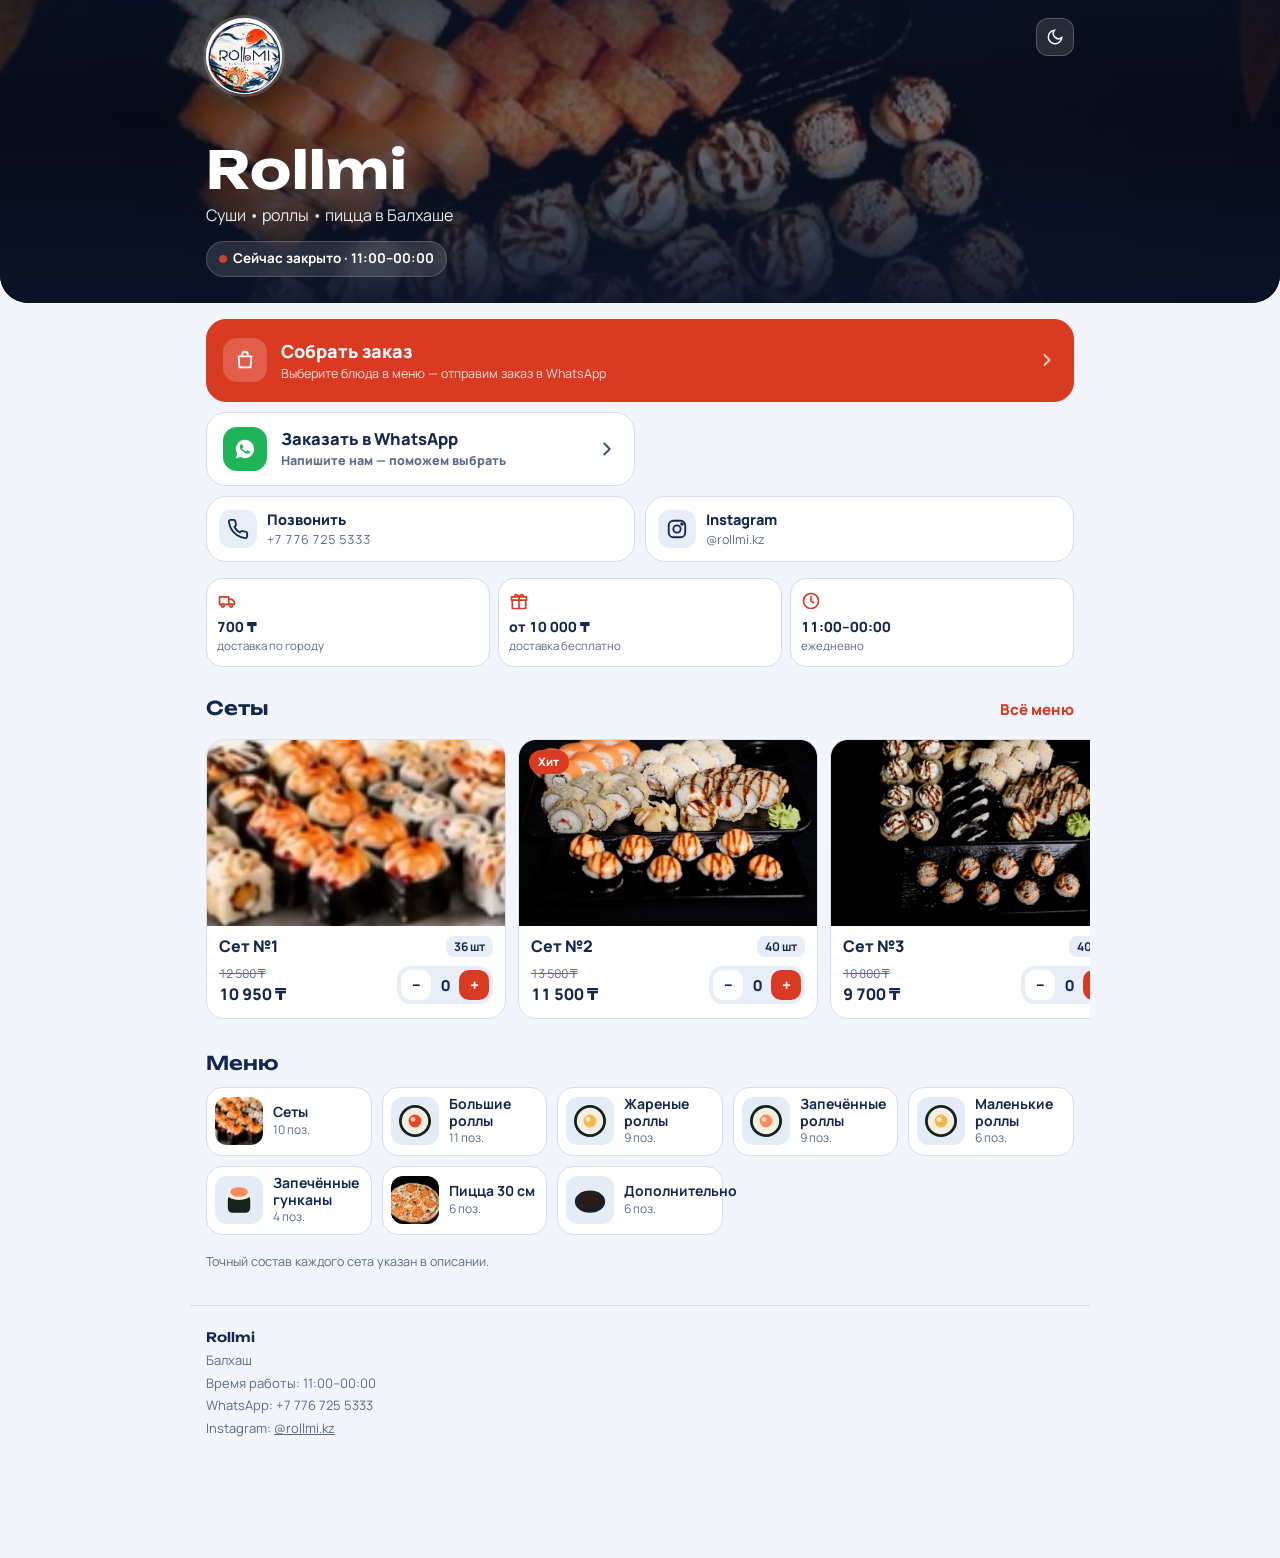
<file: pizza/index.html>
<!doctype html>
<html lang="ru">
<head>
<meta charset="utf-8">
<meta name="viewport" content="width=device-width,initial-scale=1,viewport-fit=cover">
<title>Rollmi — суши, роллы, пицца в Балхаше</title>
<meta name="description" content="Rollmi — суши, роллы и пицца с доставкой по Балхашу. Заказ онлайн через WhatsApp.">
<meta name="theme-color" content="#0a1428">
<link rel="icon" href="img/logo.jpg">
<link rel="preconnect" href="https://fonts.googleapis.com">
<link rel="preconnect" href="https://fonts.gstatic.com" crossorigin>
<link rel="stylesheet" href="https://fonts.googleapis.com/css2?family=Unbounded:wght@500;700&family=Manrope:wght@400;500;600;700;800&display=swap">
<link rel="stylesheet" href="rollmi.css">
</head>
<body>
<div id="app"></div>
<script>if(/[?&]edit/.test(location.search))document.write('<script src="common.js"><\/script><script src="edit.js?v=1"><\/script>');</script>
<script>
/* Rollmi — клиентский сайт: главная, меню, корзина. Меню берётся из menu.json (правится в admin.html). */
(function(){
"use strict";
var DEF=null;try{DEF=JSON.parse(localStorage.getItem("rollmi-menu-cache")||"null");}catch(e){}
if(!DEF)DEF={settings:{name:"Rollmi",slogan:"Суши • роллы • пицца",logo:"img/logo.jpg"}};
var S=null, app=document.getElementById("app");
var EDIT=!!window.RMEdit;function src(p){return (EDIT&&RMEdit.prev[p])||p;}
var cart={}, mode="delivery", form={name:"",phone:"",address:"",comment:""}, errs={};
function lsGet(k,st){try{return (st||localStorage).getItem(k);}catch(e){return null;}}
function lsSet(k,v,st){try{(st||localStorage).setItem(k,v);}catch(e){}}
try{var c=JSON.parse(lsGet("rollmi-cart",sessionStorage)||"{}");if(c&&typeof c==="object")cart=c;}catch(e){}
var sticksNone=lsGet("rollmi-sticks",sessionStorage)==="none";
try{var f=JSON.parse(lsGet("rollmi-client")||"{}");["name","phone","address"].forEach(function(k){if(f[k])form[k]=f[k];});}catch(e){}
var th=lsGet("rollmi-theme");if(th)document.documentElement.dataset.theme=th;

function esc(s){return String(s==null?"":s).replace(/[&<>"']/g,function(c){return{"&":"&amp;","<":"&lt;",">":"&gt;",'"':"&quot;","'":"&#39;"}[c];});}
function money(n){return (Math.round(+n)||0).toLocaleString("ru-RU").replace(/[\s,]/g," ")+" ₸";}
function itemById(id){for(var i=0;i<S.items.length;i++)if(S.items[i].id===id)return S.items[i];return null;}
function catName(id){for(var i=0;i<S.categories.length;i++)if(S.categories[i].id===id)return S.categories[i].name;return "";}
function digits(){var d=(S.settings.whatsapp||"").replace(/\D/g,"");if(d.length===11&&d[0]==="8")d="7"+d.slice(1);if(d.length===10)d="7"+d;return d;}
function waLink(text){var d=digits();return d?"https://wa.me/"+d+(text?"?text="+encodeURIComponent(text):""):"";}
function igHandle(){return (S.settings.instagram||"").replace(/^@/,"").trim();}
function logoHTML(){return S.settings.logo?'<img src="'+esc(src(S.settings.logo))+'" alt="'+esc(S.settings.name)+'">':'<span>'+esc((S.settings.name||"R").slice(0,2))+'</span>';}
function saveCart(){lsSet("rollmi-cart",JSON.stringify(cart),sessionStorage);}
function saveClient(){lsSet("rollmi-client",JSON.stringify({name:form.name,phone:form.phone,address:form.address}));}

/* ---------- data ---------- */
function loadMenu(){
  return fetch("menu.json?t="+Date.now(),{cache:"no-store"}).then(function(r){if(!r.ok)throw 0;return r.json();}).catch(function(){return null;});
}

/* ---------- helpers ---------- */
var ICON={
  bag:'<svg viewBox="0 0 24 24" fill="none" stroke="currentColor" stroke-width="2" stroke-linecap="round" stroke-linejoin="round"><path d="M5 8h14l-1 12H6z"/><path d="M9 8V6a3 3 0 0 1 6 0v2"/></svg>',
  wa:'<svg viewBox="0 0 24 24" fill="currentColor" aria-hidden="true"><path d="M12 2a10 10 0 0 0-8.6 15.1L2 22l5-1.3A10 10 0 1 0 12 2zm5.2 13.9c-.2.6-1.3 1.2-1.8 1.2s-1 .3-3.4-.7a11.8 11.8 0 0 1-4.6-4.1c-.4-.5-1-1.5-1-2.8s.7-2 1-2.3a1 1 0 0 1 .7-.3h.5c.2 0 .4 0 .6.5l.8 2c.1.2.1.3 0 .5l-.4.6-.4.4c-.1.2-.3.3-.1.6a8 8 0 0 0 1.5 1.9 7.4 7.4 0 0 0 2.2 1.3c.3.1.4.1.6-.1l.8-1c.2-.3.4-.2.6-.1l1.9.9c.3.1.5.2.5.3a2.4 2.4 0 0 1 0 1.2z"/></svg>',
  phone:'<svg viewBox="0 0 24 24" fill="none" stroke="currentColor" stroke-width="2" stroke-linecap="round" stroke-linejoin="round"><path d="M22 16.9v3a2 2 0 0 1-2.2 2 19.8 19.8 0 0 1-8.6-3.1 19.5 19.5 0 0 1-6-6A19.8 19.8 0 0 1 2.1 4.2 2 2 0 0 1 4.1 2h3a2 2 0 0 1 2 1.7c.1 1 .4 1.9.7 2.8a2 2 0 0 1-.5 2.1L8 9.9a16 16 0 0 0 6 6l1.3-1.3a2 2 0 0 1 2.1-.4c.9.3 1.8.6 2.8.7a2 2 0 0 1 1.7 2z"/></svg>',
  ig:'<svg viewBox="0 0 24 24" fill="none" stroke="currentColor" stroke-width="2"><rect x="3" y="3" width="18" height="18" rx="5"/><circle cx="12" cy="12" r="4"/><circle cx="17.5" cy="6.5" r="1" fill="currentColor"/></svg>',
  truck:'<svg viewBox="0 0 24 24" fill="none" stroke="currentColor" stroke-width="2" stroke-linecap="round" stroke-linejoin="round"><path d="M3 7h11v9H3zM14 10h4l3 3v3h-7"/><circle cx="7" cy="17.5" r="1.8"/><circle cx="17" cy="17.5" r="1.8"/></svg>',
  gift:'<svg viewBox="0 0 24 24" fill="none" stroke="currentColor" stroke-width="2" stroke-linecap="round" stroke-linejoin="round"><path d="M4 11h16v10H4zM3 7h18v4H3zM12 7v14M12 7c-2-4-6-3-5 0M12 7c2-4 6-3 5 0"/></svg>',
  clock:'<svg viewBox="0 0 24 24" fill="none" stroke="currentColor" stroke-width="2" stroke-linecap="round"><circle cx="12" cy="12" r="9"/><path d="M12 7v5l3 2"/></svg>',
  moon:'<svg viewBox="0 0 24 24" fill="none" stroke="currentColor" stroke-width="2"><path d="M21 12.8A9 9 0 1 1 11.2 3a7 7 0 0 0 9.8 9.8z"/></svg>',
  back:'<svg viewBox="0 0 24 24" fill="none" stroke="currentColor" stroke-width="2.2" stroke-linecap="round" stroke-linejoin="round"><path d="M15 18l-6-6 6-6"/></svg>',
  arrow:'<svg viewBox="0 0 24 24" fill="none" stroke="currentColor" stroke-width="2.2" stroke-linecap="round" stroke-linejoin="round"><path d="M9 6l6 6-6 6"/></svg>'
};
function art(it){
  var n=(it.name+" "+catName(it.cat)).toLowerCase(),h=0;for(var i=0;i<it.id.length;i++)h=(h*31+it.id.charCodeAt(i))>>>0;
  if(/пицц/.test(n))return '<svg viewBox="0 0 60 60" aria-hidden="true"><circle cx="30" cy="30" r="22" fill="#e9b25a"/><circle cx="30" cy="30" r="18" fill="#f3d27a"/><circle cx="24" cy="24" r="3.5" fill="#d94b33"/><circle cx="36" cy="27" r="3.5" fill="#d94b33"/><circle cx="28" cy="37" r="3.5" fill="#d94b33"/><circle cx="38" cy="38" r="2" fill="#3b4d2a"/><circle cx="21" cy="33" r="2" fill="#3b4d2a"/></svg>';
  if(/соус|имбир|васаби/.test(n)){var col=/имбир/.test(n)?"#f4c9a0":/васаби/.test(n)?"#93c255":/сырн/.test(n)?"#f1e2b8":/остр/.test(n)?"#c3242b":"#2b1b14";return '<svg viewBox="0 0 60 60" aria-hidden="true"><ellipse cx="30" cy="32" rx="19" ry="14" fill="#1b1f27"/><ellipse cx="30" cy="30" rx="14" ry="9" fill="'+col+'"/></svg>';}
  var F=[["#ff8a5c","#ffd6c2"],["#ea4429","#ffc9bd"],["#f2b84b","#fff0c7"],["#7cc36a","#e3f4d6"]],c=F[h%F.length];
  if(/гункан/.test(n))return '<svg viewBox="0 0 60 60" aria-hidden="true"><rect x="16" y="24" width="28" height="22" rx="6" fill="#13241b"/><ellipse cx="30" cy="24" rx="14" ry="6" fill="#f4efe3"/><ellipse cx="30" cy="20" rx="11" ry="6" fill="'+c[0]+'"/></svg>';
  if(it.cat==="sushi")return '<svg viewBox="0 0 60 60" aria-hidden="true"><rect x="12" y="30" width="36" height="14" rx="7" fill="#f4efe3"/><path d="M10 31c4-10 36-12 40 0-8 3-32 3-40 0z" fill="'+c[0]+'"/></svg>';
  return '<svg viewBox="0 0 60 60" aria-hidden="true"><circle cx="30" cy="30" r="20" fill="#13241b"/><circle cx="30" cy="30" r="16.5" fill="#f4efe3"/><circle cx="30" cy="30" r="8" fill="'+c[0]+'"/><circle cx="27.5" cy="28" r="3" fill="'+c[1]+'"/></svg>';
}
function isOpen(){
  var o=(S.settings.open||"").split(":"),c=(S.settings.close||"").split(":");if(o.length<2||c.length<2)return null;
  var d=new Date(Date.now()+5*3600e3),now=d.getUTCHours()*60+d.getUTCMinutes(),a=+o[0]*60+ +o[1],b=+c[0]*60+ +c[1];
  if(a===b)return true;return a<b?(now>=a&&now<b):(now>=a||now<b);
}
function openLabel(){var o=isOpen();return '<span class="dot'+(o===false?' closed':'')+'"></span>'+(o===false?'Сейчас закрыто':'Сейчас открыто')+(S.settings.open?' · '+esc(S.settings.open)+'–'+esc(S.settings.close):'');}
function cartList(){var out=[];S.items.forEach(function(it){if(!it.hidden&&cart[it.id]>0)out.push({it:it,q:cart[it.id]});});return out;}
function cartSum(){return cartList().reduce(function(s,l){return s+l.it.price*l.q;},0);}
function stickItem(){for(var i=0;i<S.items.length;i++){var it=S.items[i];if(!it.hidden&&/^палочк/i.test(it.name))return it;}return null;}
function isStick(it){var s=stickItem();return !!s&&s.id===it.id;}
function cartLines(){return cartList().filter(function(l){return !isStick(l.it);});}
function cartCount(){return cartLines().reduce(function(s,l){return s+l.q;},0);}
function setNone(v){sticksNone=!!v;lsSet("rollmi-sticks",v?"none":"",sessionStorage);}
function sticksOk(){var it=stickItem();if(!it||!cartCount())return true;return (cart[it.id]||0)>0||sticksNone;}
function sticksHTML(){var it=stickItem();if(!it)return "";var q=cart[it.id]||0,need=!sticksOk();
  return '<div class="sticks'+(need?' need':'')+'" id="sticks"><div class="st-top"><span class="st-ic">🥢</span><span class="st-t"><b>Сколько палочек положить?</b><small>'+(need?'Выберите количество — без этого заказ не отправить':'Бесплатно')+'</small></span>'+stepper(it,false)+'</div><div class="st-pick"><button class="sp none'+(!q&&sticksNone?' on':'')+'" data-act="sticks" data-n="0">Без палочек</button>'+[1,2,3,4,5].map(function(n){return '<button class="sp'+(q===n?' on':'')+'" data-act="sticks" data-n="'+n+'">'+n+'</button>';}).join("")+'</div></div>';}
function refreshSticks(){var e=document.getElementById("sticks");if(!e)return;var t=document.createElement("div");t.innerHTML=sticksHTML();e.replaceWith(t.firstChild);}
function fee(){if(mode!=="delivery"||!cartSum())return 0;var st=S.settings;if(+st.freeFrom&&cartSum()>=+st.freeFrom)return 0;return +st.deliveryFee||0;}
function stepper(it,small){var q=cart[it.id]||0;return '<div class="step'+(small?' sm':'')+'"><button data-act="dec" data-id="'+it.id+'" aria-label="Убрать">−</button><span class="num" data-q="'+it.id+'">'+q+'</span><button class="plus" data-act="inc" data-id="'+it.id+'" aria-label="Добавить '+esc(it.name)+'">+</button></div>';}
function priceHTML(it){return '<div class="prices">'+(+it.old>+it.price?'<span class="old num">'+money(it.old)+'</span>':'')+'<span class="price num">'+money(it.price)+'</span></div>';}

/* ---------- views ---------- */
var view="home";
function go(v,push){
  view=v;
  if(push!==false){try{history.pushState({v:v},"",v==="home"?location.pathname+location.search:"#"+v);}catch(e){}}
  render();window.scrollTo(0,0);
}
function render(){
  if(view==="menu")renderMenu();else if(view==="cart")renderCart();else renderHome();
  if(EDIT)RMEdit.after(view);
  document.title=S.settings.name+(view==="menu"?" — меню":view==="cart"?" — корзина":" — суши, роллы, пицца"+(S.settings.city?" в "+S.settings.city:""));
}
function topbar(title,back){
  return '<header class="top"><div class="wrap"><div class="head">'+(back?'<button class="icon-btn" data-act="go" data-v="'+back+'" aria-label="Назад">'+ICON.back+'</button>':'')+
  '<button class="logo" data-act="go" data-v="home" aria-label="На главную">'+logoHTML()+'</button><div class="brand"><h1>'+esc(title||S.settings.name)+'</h1><p>'+esc(S.settings.slogan)+(S.settings.city?' · '+esc(S.settings.city):'')+'</p></div><button class="icon-btn" data-act="theme" aria-label="Сменить тему">'+ICON.moon+'</button></div>';
}
function renderHome(){
  var st=S.settings,ig=igHandle(),d=digits();
  var popular=S.items.filter(function(i){return !i.hidden&&i.img&&i.cat===(S.categories[0]||{}).id;}).slice(0,8);
  var h='<div class="home">';
  h+='<section class="hero"'+(st.hero?' style="--hero:url(\''+esc(src(st.hero)).replace(/'/g,"%27")+'\')"':'')+'><div class="wrap hero-in">'+
     '<div class="hero-top"><div class="logo xl">'+logoHTML()+'</div><button class="icon-btn glass" data-act="theme" aria-label="Сменить тему">'+ICON.moon+'</button></div>'+
     '<h1 class="hero-h">'+esc(st.name)+'</h1><p class="hero-p">'+esc(st.slogan)+(st.city?' в '+esc(st.city.replace(/^Балхаш$/,"Балхаше")):'')+'</p>'+
     '<div class="hero-status">'+openLabel()+'</div></div></section>';
  h+='<div class="wrap actions">'+
     '<button class="act primary" data-act="go" data-v="menu"><span class="ai-ic">'+ICON.bag+'</span><span class="at"><b>Собрать заказ</b><small>Выберите блюда в меню — отправим заказ в WhatsApp</small></span>'+ICON.arrow+'</button>'+
     (d?'<a class="act wa" href="'+waLink("Здравствуйте! Хочу сделать заказ.")+'" target="_blank" rel="noopener"><span class="ai-ic">'+ICON.wa+'</span><span class="at"><b>Заказать в WhatsApp</b><small>Напишите нам — поможем выбрать</small></span>'+ICON.arrow+'</a>':'')+
     '<div class="act-row">'+(d?'<a class="act sm" href="tel:+'+d+'"><span class="ai-ic">'+ICON.phone+'</span><span class="at"><b>Позвонить</b><small class="num">'+esc(st.whatsapp)+'</small></span></a>':'')+
     (ig?'<a class="act sm" href="https://www.instagram.com/'+esc(ig)+'/" target="_blank" rel="noopener"><span class="ai-ic">'+ICON.ig+'</span><span class="at"><b>Instagram</b><small>@'+esc(ig)+'</small></span></a>':'')+'</div></div>';
  h+='<div class="wrap facts">'+
     (+st.deliveryFee?'<div class="fact">'+ICON.truck+'<b class="num">'+money(st.deliveryFee)+'</b><span>доставка по городу</span></div>':'<div class="fact">'+ICON.truck+'<b>0 ₸</b><span>доставка</span></div>')+
     (+st.freeFrom?'<div class="fact">'+ICON.gift+'<b class="num">от '+money(st.freeFrom)+'</b><span>доставка бесплатно</span></div>':'')+
     (st.open?'<div class="fact">'+ICON.clock+'<b class="num">'+esc(st.open)+'–'+esc(st.close)+'</b><span>ежедневно</span></div>':'')+'</div>';
  if(popular.length){
    h+='<section class="wrap pop"><div class="pop-h"><h2>'+esc(catName(popular[0].cat))+'</h2><button class="link" data-act="go" data-v="menu">Всё меню</button></div><div class="pop-row">'+
      popular.map(function(it){return '<article class="pop-card" data-item="'+it.id+'"><div class="ph"><img src="'+esc(src(it.img))+'" alt="'+esc(it.name)+'" loading="lazy">'+(it.badge?'<span class="badge">'+esc(it.badge)+'</span>':'')+'</div><div class="pc-b"><div class="nr"><div class="name">'+esc(it.name)+'</div>'+(it.weight?'<span class="pcs">'+esc(it.weight)+'</span>':'')+'</div><div class="nr">'+priceHTML(it)+stepper(it,true)+'</div></div></article>';}).join("")+'</div></section>';
  }
  h+='<div class="wrap cats-grid"><h2>Меню</h2><div class="cg">'+S.categories.filter(function(c){return S.items.some(function(i){return i.cat===c.id&&(EDIT||!i.hidden)&&!isStick(i);});}).map(function(c){var it=S.items.filter(function(i){return i.cat===c.id&&(EDIT||!i.hidden)&&!isStick(i);});var withImg=it.filter(function(i){return i.img;})[0];return '<button class="cg-i" data-act="cat" data-id="'+c.id+'"><span class="cg-th">'+(withImg?'<img src="'+esc(src(withImg.img))+'" alt="" loading="lazy">':art(it[0]))+'</span><span class="cg-t"><b>'+esc(c.name)+'</b><small>'+it.length+' поз.</small></span></button>';}).join("")+'</div></div>';
  if(st.notice)h+='<div class="wrap"><p class="hint" style="margin-top:18px">'+esc(st.notice)+'</p></div>';
  h+=footer()+'</div>'+barHTML()+'<div id="toast"></div>';
  app.innerHTML=h;
}
function footer(){var st=S.settings,ig=igHandle();return '<footer class="wrap"><b>'+esc(st.name)+'</b>'+(st.city||st.address?'<span>'+esc([st.city,st.address].filter(Boolean).join(", "))+'</span>':'')+(st.open?'<span>Время работы: '+esc(st.open)+'–'+esc(st.close)+'</span>':'')+(st.whatsapp?'<span>WhatsApp: '+esc(st.whatsapp)+'</span>':'')+(ig?'<span>Instagram: <a href="https://www.instagram.com/'+esc(ig)+'/" target="_blank" rel="noopener">@'+esc(ig)+'</a></span>':'')+'</footer>';}
function cardHTML(it){
  if(it.img)return '<article class="card'+(it.hidden?' is-hidden':'')+'" data-item="'+it.id+'"><div class="ph"><img src="'+esc(src(it.img))+'" alt="'+esc(it.name)+'" loading="lazy">'+(it.badge?'<span class="badge">'+esc(it.badge)+'</span>':'')+'</div><div class="cb"><div class="nr"><div class="name">'+esc(it.name)+'</div>'+priceHTML(it)+'</div>'+(it.weight?'<span class="pcs">'+esc(it.weight)+'</span>':'')+(it.desc?'<div class="desc">'+esc(it.desc)+'</div>':'')+'<div class="stepwrap">'+stepper(it)+'</div></div></article>';
  return '<article class="row-card'+(it.hidden?' is-hidden':'')+'" data-item="'+it.id+'"><div class="th">'+art(it)+'</div><div class="mid"><div class="name">'+esc(it.name)+(it.badge?'<span class="badge inline">'+esc(it.badge)+'</span>':'')+'</div>'+(it.desc||it.weight?'<div class="desc">'+esc([it.desc,it.weight].filter(Boolean).join(" · "))+'</div>':'')+'</div><div class="end">'+priceHTML(it)+stepper(it,true)+'</div></article>';
}
var pendingCat=null;
function renderMenu(){
  var cats=S.categories.filter(function(c){return S.items.some(function(i){return i.cat===c.id&&(EDIT||!i.hidden)&&!isStick(i);});});
  var h=topbar(null,"home")+'<nav class="chips" aria-label="Разделы меню">'+cats.map(function(c,i){return '<button class="chip'+(i===0?' on':'')+'" data-act="jump" data-id="'+c.id+'">'+esc(c.name)+'</button>';}).join("")+'</nav></div></header>';
  h+='<main class="wrap"><div class="status">'+openLabel()+'</div>'+sticksHTML();
  cats.forEach(function(c){h+='<section class="sec" id="s-'+c.id+'" data-cat="'+c.id+'"><h2>'+esc(c.name)+'</h2><div class="grid">'+S.items.filter(function(i){return i.cat===c.id&&(EDIT||!i.hidden)&&!isStick(i);}).map(cardHTML).join("")+'</div></section>';});
  h+='</main>'+footer()+barHTML()+'<div id="toast"></div>';
  app.innerHTML=h;spy();
  if(pendingCat){var s=document.getElementById("s-"+pendingCat);pendingCat=null;if(s)setTimeout(function(){s.scrollIntoView();},0);}
}
function barHTML(){var n=cartCount();return '<div class="bar" id="bar"'+(n&&view!=="cart"?'':' hidden')+'>'+(n?'<div class="wrap"><button class="in" data-act="checkout"><span><small>Корзина · '+n+' шт</small><strong class="num">'+money(cartSum()+fee())+'</strong></span><span class="bar-cta">'+(sticksOk()?'Оформить заказ ':'Выберите палочки ')+ICON.arrow+'</span></button></div>':'')+'</div>';}
function refreshBar(){var b=document.getElementById("bar");if(!b)return;var t=document.createElement("div");t.innerHTML=barHTML();b.replaceWith(t.firstChild);}
function orderText(){
  var st=S.settings,L=["Заказ с сайта — "+st.name,""];
  cartList().forEach(function(l){L.push("• "+l.it.name+" × "+l.q+" = "+money(l.it.price*l.q));});var _s=stickItem();if(_s&&sticksNone&&!(cart[_s.id]>0))L.push("• Без палочек");
  L.push("","Сумма: "+money(cartSum()));if(mode==="delivery")L.push("Доставка: "+(fee()?money(fee()):"бесплатно"));
  L.push("Итого: "+money(cartSum()+fee()),"","Имя: "+form.name.trim(),"Телефон: "+form.phone.trim(),"Получение: "+(mode==="delivery"?"доставка":"самовывоз"));
  if(mode==="delivery")L.push("Адрес: "+form.address.trim());if(form.comment.trim())L.push("Комментарий: "+form.comment.trim());
  return L.join("\n");
}
function formErrs(){var e={};if(!form.name.trim())e.name=1;if(form.phone.replace(/\D/g,"").length<10)e.phone=1;if(mode==="delivery"&&!form.address.trim())e.address=1;return e;}
function blockReason(){var min=+S.settings.minOrder||0;if(!cartCount())return "Корзина пуста.";if(!sticksOk())return "Выберите количество палочек (или «Без палочек»).";if(!digits())return "Номер WhatsApp для заказов пока не указан.";if(min&&cartSum()<min)return "Минимальная сумма заказа — "+money(min)+".";return "";}
function renderCart(){
  var st=S.settings,L=cartLines(),sum=cartSum(),f=fee();
  var foc=document.activeElement&&document.activeElement.id;
  var h=topbar("Корзина","menu")+'</div></header><main class="wrap cartv">';
  if(!L.length){h+='<div class="empty-cart"><div class="logo xl">'+logoHTML()+'</div><h2>Корзина пуста</h2><p class="hint">Добавьте блюда из меню кнопкой «+»</p><button class="pub" data-act="go" data-v="menu">Перейти в меню</button></div></main>';app.innerHTML=h+'<div id="toast"></div>';return;}
  h+='<section class="box"><div class="lines">'+L.map(function(l){return '<div class="line"><div class="lt">'+(l.it.img?'<img src="'+esc(src(l.it.img))+'" alt="">':art(l.it))+'</div><div class="t"><div>'+esc(l.it.name)+'</div><div class="num">'+money(l.it.price)+' × '+l.q+' = <b>'+money(l.it.price*l.q)+'</b></div></div>'+stepper(l.it,true)+'</div>';}).join("")+'</div><button class="link" data-act="go" data-v="menu">+ Добавить ещё</button></section>'+sticksHTML();
  if(mode==="delivery"&&f&&+st.freeFrom)h+='<div class="progress"><div class="pt">До бесплатной доставки осталось <b class="num">'+money(+st.freeFrom-sum)+'</b></div><div class="pb"><i style="width:'+Math.min(100,Math.round(sum/(+st.freeFrom)*100))+'%"></i></div></div>';
  else if(mode==="delivery"&&+st.freeFrom&&sum>=+st.freeFrom)h+='<div class="progress ok"><div class="pt">Доставка бесплатная</div><div class="pb"><i style="width:100%"></i></div></div>';
  h+='<section class="box fields"><h3>Получатель</h3>';
  if(st.pickup)h+='<div class="seg"><button class="'+(mode==="delivery"?"on":"")+'" data-act="mode" data-v="delivery">Доставка</button><button class="'+(mode==="pickup"?"on":"")+'" data-act="mode" data-v="pickup">Самовывоз</button></div>';
  h+='<div class="f'+(errs.name?' err':'')+'"><label for="o-name">Ваше имя</label><input id="o-name" data-f="name" autocomplete="name" value="'+esc(form.name)+'"></div>';
  h+='<div class="f'+(errs.phone?' err':'')+'"><label for="o-phone">Телефон</label><input id="o-phone" data-f="phone" type="tel" inputmode="tel" autocomplete="tel" placeholder="+7 7__ ___ __ __" value="'+esc(form.phone)+'"></div>';
  if(mode==="delivery")h+='<div class="f'+(errs.address?' err':'')+'"><label for="o-addr">Адрес доставки</label><textarea id="o-addr" data-f="address" autocomplete="street-address" placeholder="Улица, дом, подъезд, квартира">'+esc(form.address)+'</textarea></div>';
  else if(st.address)h+='<div class="hint">Самовывоз: '+esc([st.city,st.address].filter(Boolean).join(", "))+'</div>';
  h+='<div class="f"><label for="o-com">Комментарий</label><textarea id="o-com" data-f="comment" placeholder="Например: без васаби, сдача с 10 000">'+esc(form.comment)+'</textarea></div></section>';
  h+='<section class="box sum"><div><span>Блюда</span><span class="num">'+money(sum)+'</span></div>'+(mode==="delivery"?'<div><span>Доставка</span><span class="num">'+(f?money(f):'бесплатно')+'</span></div>':'')+'<div class="total"><span>Итого</span><span class="num">'+money(sum+f)+'</span></div></section>';
  var br=blockReason();if(br)h+='<div class="warn">'+esc(br)+'</div>';
  if(Object.keys(errs).length)h+='<div class="warn">Заполните выделенные поля.</div>';
  h+='<a class="wa big" id="send" href="'+(digits()?waLink(orderText()):'#')+'" target="_blank" rel="noopener" aria-disabled="'+(br?'true':'false')+'">'+ICON.wa+'Отправить заказ в WhatsApp</a><p class="hint center">Откроется WhatsApp с готовым текстом заказа — останется нажать «Отправить».</p></main><div id="toast"></div>';
  app.innerHTML=h;
  if(foc){var el=document.getElementById(foc);if(el)el.focus();}
}
function updateSend(){var a=document.getElementById("send");if(a&&digits())a.href=waLink(orderText());}
function refreshQty(id){
  if(view==="cart"){renderCart();return;}
  document.querySelectorAll('[data-q="'+id+'"]').forEach(function(s){s.textContent=cart[id]||0;});
  refreshSticks();refreshBar();
}
var spyObs=null;
function spy(){
  if(spyObs)spyObs.disconnect();if(!("IntersectionObserver" in window))return;
  spyObs=new IntersectionObserver(function(en){en.forEach(function(x){if(x.isIntersecting){var id=x.target.dataset.cat;document.querySelectorAll(".chip").forEach(function(c){var on=c.dataset.id===id;c.classList.toggle("on",on);if(on&&c.parentNode)c.parentNode.scrollTo({left:c.offsetLeft-16,behavior:"smooth"});});}});},{rootMargin:"-140px 0px -60% 0px"});
  document.querySelectorAll(".sec").forEach(function(s){spyObs.observe(s);});
}
function toast(t){var el=document.getElementById("toast");if(!el)return;el.innerHTML='<div class="toast" role="status">'+esc(t)+'</div>';clearTimeout(toast._t);toast._t=setTimeout(function(){el.innerHTML="";},2400);}

/* ---------- events ---------- */
document.addEventListener("click",function(ev){
  var t=ev.target.closest("[data-act]");if(!t)return;
  var a=t.dataset.act,id=t.dataset.id;
  if(a==="inc"){cart[id]=(cart[id]||0)+1;var _i=itemById(id);if(_i&&isStick(_i))setNone(false);saveCart();refreshQty(id);if(cart[id]===1&&view!=="cart")toast("Добавлено: "+_i.name+(sticksOk()?"":". Выберите палочки 🥢"));}
  else if(a==="dec"){if(cart[id]){cart[id]--;if(!cart[id])delete cart[id];var sk=stickItem();if(sk&&!cartCount()){delete cart[sk.id];setNone(false);}saveCart();refreshQty(id);if(sk)refreshQty(sk.id);}}
  else if(a==="go")go(t.dataset.v);
  else if(a==="sticks"){var sk2=stickItem(),n=+t.dataset.n;if(sk2){if(n===0){delete cart[sk2.id];setNone(true);}else{cart[sk2.id]=n;setNone(false);}saveCart();refreshQty(sk2.id);}}
  else if(a==="checkout"){if(!sticksOk()&&view==="menu"){var e2=document.getElementById("sticks");if(e2)e2.scrollIntoView({behavior:"smooth",block:"center"});toast("Выберите количество палочек");}else go("cart");}
  else if(a==="cat"){pendingCat=id;go("menu");}
  else if(a==="jump"){var s=document.getElementById("s-"+id);if(s)s.scrollIntoView({behavior:matchMedia("(prefers-reduced-motion: reduce)").matches?"auto":"smooth"});}
  else if(a==="theme"){var r=document.documentElement,cur=r.dataset.theme||(matchMedia("(prefers-color-scheme: light)").matches?"light":"dark"),nx=cur==="light"?"dark":"light";r.dataset.theme=nx;lsSet("rollmi-theme",nx);}
  else if(a==="mode"){mode=t.dataset.v;errs={};renderCart();}
});
document.addEventListener("click",function(ev){
  var s=ev.target.closest("#send");if(!s)return;
  var br=blockReason(),e=formErrs();
  if(br||Object.keys(e).length){ev.preventDefault();errs=br?{}:e;renderCart();toast(br||"Заполните имя, телефон и адрес");if(!sticksOk()){var e3=document.getElementById("sticks");if(e3)e3.scrollIntoView({behavior:"smooth",block:"center"});}return;}
  saveClient();updateSend();
},true);
document.addEventListener("input",function(ev){var t=ev.target;if(!t.dataset.f)return;form[t.dataset.f]=t.value;if(errs[t.dataset.f]){delete errs[t.dataset.f];t.parentNode.classList.remove("err");}updateSend();});
window.addEventListener("popstate",function(){var h=location.hash.replace("#","");view=(h==="menu"||h==="cart")?h:"home";render();});

/* ---------- boot ---------- */
var reduce=matchMedia("(prefers-reduced-motion: reduce)").matches,splash=null,t0=Date.now();
if(!reduce&&DEF){
  splash=document.createElement("div");splash.className="splash";
  splash.innerHTML='<div class="b"><div class="lg">'+(DEF.settings.logo?'<img src="'+esc(DEF.settings.logo)+'" alt="">':'')+'</div><div class="n">'+esc(DEF.settings.name)+'</div><div class="s">'+esc(DEF.settings.slogan)+'</div></div>';
  document.body.appendChild(splash);
}
(EDIT?RMEdit.load():loadMenu()).then(function(d){
  if(d&&!EDIT)lsSet("rollmi-menu-cache",JSON.stringify(d));
  if(!d){try{d=JSON.parse(lsGet("rollmi-menu-cache")||"null");}catch(e){d=null;}}
  S=d;if(EDIT)RMEdit.attach({S:function(){return S;},render:render,item:itemById});if(!S||!S.items){app.innerHTML='<div class="loading">Не удалось загрузить меню. Обновите страницу.</div>';if(splash)splash.remove();return;}
  var h=location.hash.replace("#","");view=(h==="menu"||h==="cart")?h:"home";
  render();
  if(splash){setTimeout(function(){splash.classList.add("out");setTimeout(function(){splash.remove();},600);},Math.max(0,900-(Date.now()-t0)));}
});
setInterval(function(){if(!S)return;document.querySelectorAll(".dot").forEach(function(d){d.classList.toggle("closed",isOpen()===false);});},60000);
})();
</script>
</body>
</html>
</file>
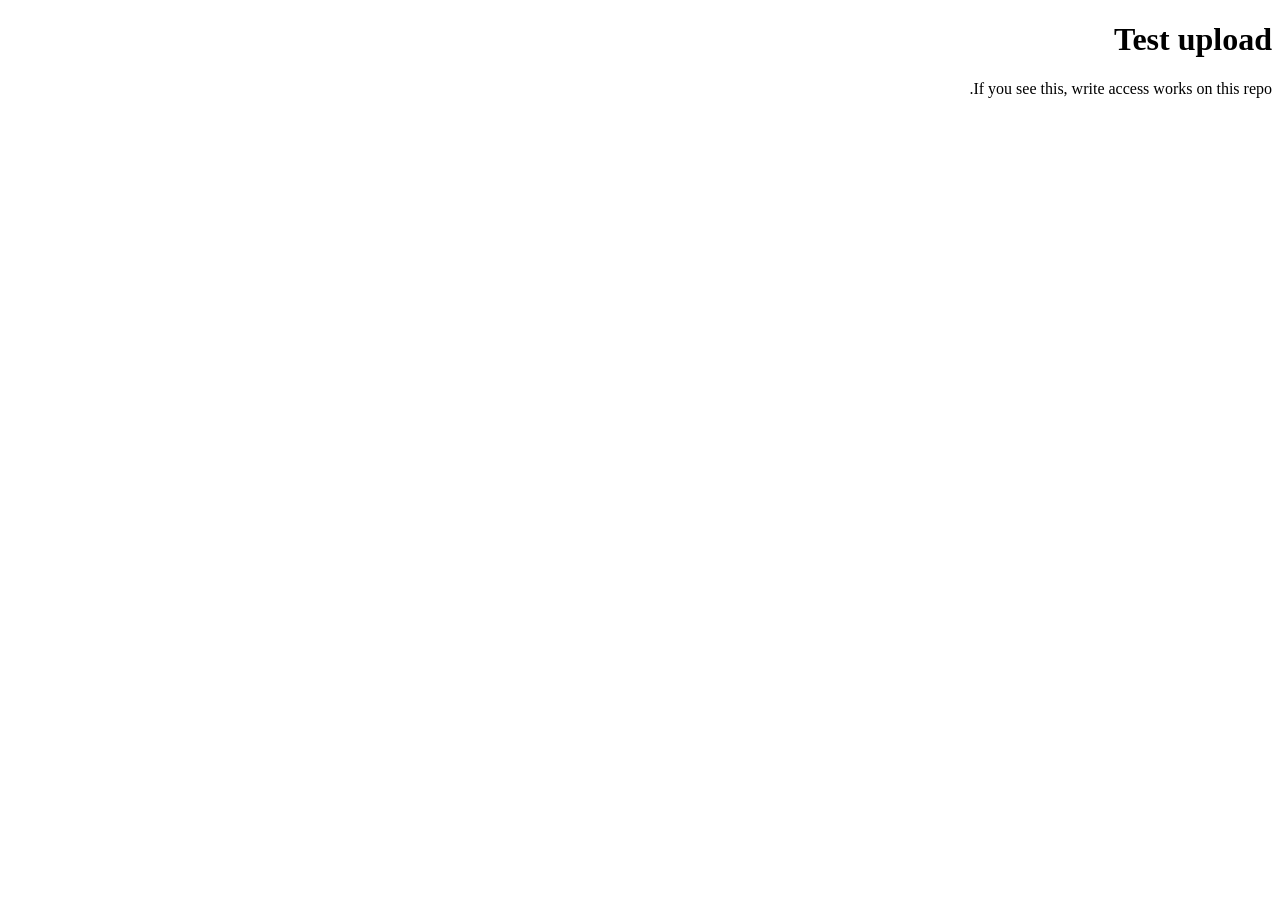
<file: madinah-arabic-game.html>
<!DOCTYPE html>
<html lang="ar" dir="rtl">
<head><meta charset="UTF-8"><title>Madinah Arabic Game</title></head>
<body><h1>Test upload</h1><p>If you see this, write access works on this repo.</p></body></html>
</file>
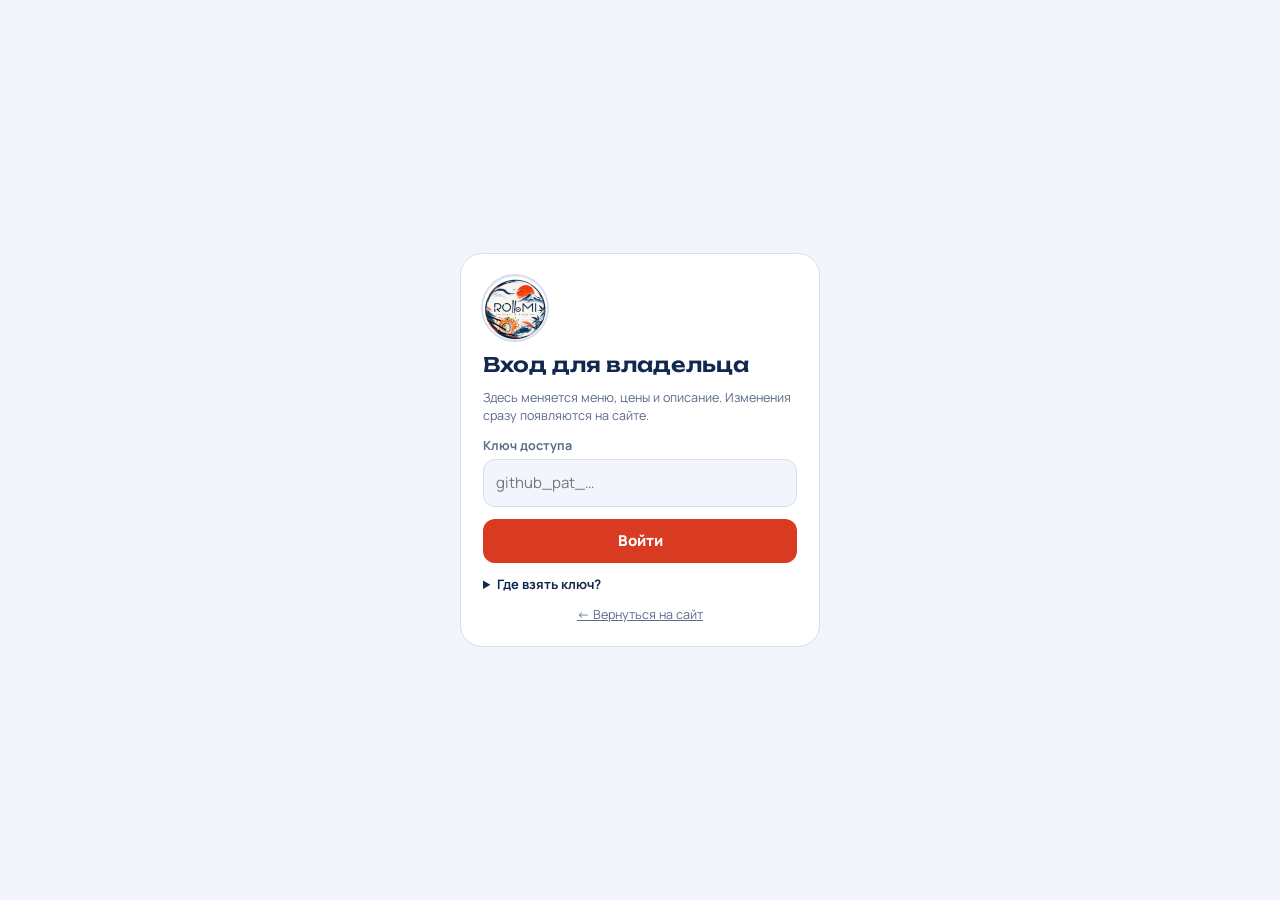
<file: pizza/admin.html>
<!doctype html>
<html lang="ru">
<head>
<meta charset="utf-8">
<meta name="viewport" content="width=device-width,initial-scale=1,viewport-fit=cover">
<title>Rollmi — управление меню</title>
<meta name="robots" content="noindex,nofollow">
<meta name="theme-color" content="#0a1428">
<link rel="icon" href="img/logo.jpg">
<link rel="preconnect" href="https://fonts.googleapis.com">
<link rel="preconnect" href="https://fonts.gstatic.com" crossorigin>
<link rel="stylesheet" href="https://fonts.googleapis.com/css2?family=Unbounded:wght@500;700&family=Manrope:wght@400;500;600;700;800&display=swap">
<link rel="stylesheet" href="rollmi.css">
</head>
<body>
<div id="app"><div class="loading">Загрузка…</div></div>
<script src="common.js"></script>
<script>
(function(){
"use strict";
var E=PZ.esc,M=PZ.money,R=PZ.REPO,app=document.getElementById("app");
var API="https://api.github.com/repos/"+R.owner+"/"+R.repo+"/contents/";
var token=PZ.lsGet("pz-admin-token")||"";
var D=null,sha=null,saved="",tab="items",q="",fcat="",sheet=null,busy=false,armed=null;
var th=PZ.lsGet("rollmi-theme");if(th)document.documentElement.dataset.theme=th;

/* ---------- GitHub ---------- */
function gh(path,opt){opt=opt||{};opt.headers=Object.assign({"Accept":"application/vnd.github+json","Authorization":"Bearer "+token},opt.headers||{});
  return fetch(path.indexOf("http")===0?path:API+path,opt).then(function(r){return r.json().catch(function(){return {};}).then(function(j){if(!r.ok){var e=new Error(j.message||("Ошибка "+r.status));e.status=r.status;throw e;}return j;});});}
function b64enc(str){var b=new TextEncoder().encode(str),s="";for(var i=0;i<b.length;i+=0x8000)s+=String.fromCharCode.apply(null,b.subarray(i,i+0x8000));return btoa(s);}
function b64dec(b){var bin=atob(b.replace(/\n/g,"")),a=new Uint8Array(bin.length);for(var i=0;i<bin.length;i++)a[i]=bin.charCodeAt(i);return new TextDecoder().decode(a);}
function fetchMenu(){return gh(R.path+"?ref="+R.branch+"&t="+Date.now()).then(function(j){sha=j.sha;return JSON.parse(b64dec(j.content));});}
function putMenu(retry){
  var body=JSON.stringify(D,null,2)+"\n";
  return gh(R.path,{method:"PUT",body:JSON.stringify({message:"Меню: обновление из админки",content:b64enc(body),sha:sha,branch:R.branch})})
    .then(function(j){sha=j.content.sha;})
    .catch(function(e){if((e.status===409||e.status===422)&&!retry)return gh(R.path+"?ref="+R.branch+"&t="+Date.now()).then(function(j){sha=j.sha;return putMenu(true);});throw e;});}
function uploadImage(file,prefix){
  return new Promise(function(ok,bad){
    var img=new Image(),url=URL.createObjectURL(file);
    img.onload=function(){var max=1100,w=img.width,h=img.height,k=Math.min(1,max/Math.max(w,h));
      var c=document.createElement("canvas");c.width=Math.round(w*k);c.height=Math.round(h*k);c.getContext("2d").drawImage(img,0,0,c.width,c.height);URL.revokeObjectURL(url);
      var full=c.toDataURL("image/jpeg",.82),data=full.split(",")[1],name=prefix+"-"+Date.now().toString(36)+".jpg";
      gh(R.img+name,{method:"PUT",body:JSON.stringify({message:"Фото: "+name,content:data,branch:R.branch})}).then(function(){PZ.prev["img/"+name]=full;ok("img/"+name);}).catch(bad);};
    img.onerror=function(){bad(new Error("Это не картинка"));};img.src=url;});}

/* ---------- состояние ---------- */
function dirty(){return D&&JSON.stringify(D)!==saved;}
function draft(){if(D)PZ.lsSet("pz-admin-draft",JSON.stringify({d:D,base:saved}));}
function toast(m){var t=document.createElement("div");t.className="toast";t.textContent=m;document.body.appendChild(t);setTimeout(function(){t.remove();},2200);}
function uid(p){return p+Date.now().toString(36)+Math.random().toString(36).slice(2,5);}
function cat(id){return D.categories.filter(function(c){return c.id===id;})[0];}
function item(id){return D.items.filter(function(i){return i.id===id;})[0];}
function arm(key,el){if(armed===key){armed=null;return true;}armed=key;el.textContent="Точно?";el.classList.add("danger");setTimeout(function(){if(armed===key){armed=null;render();}},3000);return false;}
window.addEventListener("beforeunload",function(e){if(dirty()){e.preventDefault();e.returnValue="";}});

/* ---------- вход ---------- */
function login(err){
  app.innerHTML='<div class="login"><form id="lf"><div class="logo" style="width:64px;height:64px"><img src="img/logo.jpg" alt=""></div><h1>Вход для владельца</h1><p class="hint" style="margin:0">Здесь меняется меню, цены и описание. Изменения сразу появляются на сайте.</p><div class="f"><label for="tk">Ключ доступа</label><input id="tk" type="password" autocomplete="current-password" placeholder="github_pat_…" required></div>'+(err?'<div class="err-msg">'+E(err)+'</div>':'')+'<button class="btn" type="submit">Войти</button>'+
  '<details class="help"><summary>Где взять ключ?</summary><ol><li>Войдите на github.com в аккаунт, где лежит сайт.</li><li>Откройте: Settings → Developer settings → Personal access tokens → Fine-grained tokens → Generate new token.</li><li>Repository access: <b>Only select repositories</b> → <b>'+E(R.repo)+'</b>.</li><li>Permissions → Repository → <b>Contents: Read and write</b>.</li><li>Скопируйте ключ и вставьте сюда. На этом устройстве он запомнится.</li></ol></details>'+
  '<a class="hint" href="./" style="text-align:center">← Вернуться на сайт</a></form></div>';
  document.getElementById("lf").onsubmit=function(e){e.preventDefault();token=document.getElementById("tk").value.trim();start(true);};}
function start(fresh){
  if(!token){login();return;}
  app.innerHTML='<div class="loading">Проверяем доступ…</div>';
  gh("https://api.github.com/repos/"+R.owner+"/"+R.repo).then(function(r){
    if(!r.permissions||!r.permissions.push)throw new Error("У ключа нет права на запись в репозиторий «"+R.repo+"».");
    PZ.lsSet("pz-admin-token",token);return fetchMenu();
  }).then(function(d){
    D=d;saved=JSON.stringify(d);
    try{var dr=JSON.parse(PZ.lsGet("pz-admin-draft")||"null");if(dr&&dr.base===saved&&JSON.stringify(dr.d)!==saved){D=dr.d;setTimeout(function(){toast("Восстановлены неопубликованные изменения");},300);}}catch(e){}
    render();
  }).catch(function(e){token="";PZ.lsDel("pz-admin-token");login(e.status===401?"Неверный ключ. Проверьте и попробуйте снова.":e.message);});}

/* ---------- экраны ---------- */
function top(){
  return '<div class="adm-top"><div class="wrap"><div class="logo" style="width:40px;height:40px">'+(D.settings.logo?'<img src="'+E(PZ.src(D.settings.logo))+'" alt="">':'<span>R</span>')+'</div><h2>'+E(D.settings.name)+' — меню</h2><a class="ghost" href="./" target="_blank" rel="noopener">Сайт ↗</a><button class="btn" data-pub'+(dirty()&&!busy?'':' disabled')+'>'+(busy?'Сохраняем…':dirty()?'Опубликовать':'Сохранено ✓')+'</button></div><div class="wrap"><div class="tabs">'+
    [["items","Позиции ("+D.items.length+")"],["cats","Категории"],["settings","Настройки"]].map(function(t){return '<button data-tab="'+t[0]+'" class="'+(tab===t[0]?"on":"")+'">'+t[1]+'</button>';}).join("")+'</div></div></div>';}
function itemsTab(){
  var h='<div class="panel"><div style="display:flex;gap:8px;flex-wrap:wrap"><input class="search" data-q placeholder="Поиск по названию…" value="'+E(q)+'"><select class="search" style="flex:0 1 200px" data-fcat><option value="">Все категории</option>'+D.categories.map(function(c){return '<option value="'+E(c.id)+'"'+(fcat===c.id?' selected':'')+'>'+E(c.name)+'</option>';}).join("")+'</select><button class="btn" data-new>+ Добавить блюдо</button></div></div><a class="ed-add" style="display:flex;align-items:center;justify-content:center;text-decoration:none;margin:0 0 14px;background:#f2b84b;color:#1a1306;border:0" href="./?edit#menu">✎ Редактировать прямо на сайте — просто нажимайте на цену или фото</a>';
  D.categories.forEach(function(c){
    if(fcat&&fcat!==c.id)return;
    var list=D.items.filter(function(i){return i.cat===c.id&&(!q||i.name.toLowerCase().indexOf(q.toLowerCase())>=0);});
    if(q&&!list.length)return;
    h+='<div class="panel"><h4>'+E(c.name)+' · '+list.length+'</h4>'+(list.length?'':'<p class="hint">Пусто. Нажмите «Добавить блюдо».</p>')+list.map(function(it){
      return '<div class="ai'+(it.hidden?' off':'')+'"><div class="th">'+PZ.pic(it)+'</div><div class="t"><div>'+E(it.name)+(it.hidden?' · скрыто':'')+(it.badge?' · '+E(it.badge):'')+'</div><div>'+M(it.price)+(+it.old?' <s>'+M(it.old)+'</s>':'')+(it.weight?' · '+E(it.weight):'')+'</div></div><div class="acts"><button class="mini" data-up="'+it.id+'" aria-label="Выше">↑</button><button class="mini" data-down="'+it.id+'" aria-label="Ниже">↓</button><button class="mini" data-hide="'+it.id+'">'+(it.hidden?'Показать':'Скрыть')+'</button><button class="mini" data-edit="'+it.id+'">Изменить</button><button class="mini danger" data-del="'+it.id+'">Удалить</button></div></div>';}).join("")+'</div>';});
  var orphan=D.items.filter(function(i){return !cat(i.cat);});
  if(orphan.length)h+='<div class="banner">Есть позиции без категории ('+orphan.length+'): '+orphan.map(function(i){return E(i.name);}).join(", ")+'. Откройте их и выберите категорию.</div>';
  return h;}
function catsTab(){
  return '<div class="panel"><h4>Категории меню</h4><p class="hint">Порядок здесь = порядок на сайте. Удалить можно только пустую категорию.</p>'+D.categories.map(function(c){var n=D.items.filter(function(i){return i.cat===c.id;}).length;
    return '<div class="ai"><div class="t f" style="min-width:160px"><input data-cname="'+E(c.id)+'" value="'+E(c.name)+'" aria-label="Название категории"></div><span class="hint">'+n+' поз.</span><div class="acts"><button class="mini" data-cup="'+E(c.id)+'">↑</button><button class="mini" data-cdown="'+E(c.id)+'">↓</button><button class="mini danger" data-cdel="'+E(c.id)+'">Удалить</button></div></div>';}).join("")+
    '<div style="display:flex;gap:8px"><input class="search" id="newcat" placeholder="Новая категория, например «Десерты»"><button class="btn" data-addcat>Добавить</button></div></div>';}
function sf(k,label,type,ph){var v=D.settings[k];return '<div class="f"><label>'+label+'</label><input data-s="'+k+'" type="'+(type||"text")+'" value="'+E(v==null?"":v)+'" placeholder="'+E(ph||"")+'"'+(type==="number"?' inputmode="numeric" min="0"':'')+'></div>';}
function photoField(k,label){var v=D.settings[k];return '<div class="f"><label>'+label+'</label><div class="photo"><div class="th" style="'+(k==="logo"?'width:75px;border-radius:50%':'')+'">'+(v?'<img src="'+E(PZ.src(v))+'" alt="">':'<div class="hint" style="display:grid;place-items:center;height:100%">нет</div>')+'</div><label class="ghost" style="cursor:pointer">Загрузить<input type="file" accept="image/*" data-simg="'+k+'" hidden></label>'+(v?'<button class="mini danger" data-sclear="'+k+'">Убрать</button>':'')+'</div></div>';}
function settingsTab(){var s=D.settings;
  return '<div class="panel"><h4>Основное</h4><div class="two">'+sf("name","Название пиццерии")+sf("slogan","Слоган")+sf("city","Город")+sf("address","Адрес (для самовывоза)")+'</div>'+photoField("logo","Логотип")+photoField("hero","Фото на главной (фон шапки)")+'</div>'+
  '<div class="panel"><h4>Связь</h4><div class="two">'+sf("whatsapp","WhatsApp для заказов","tel","+7 7__ ___ __ __")+sf("instagram","Instagram (без @)")+'</div><p class="hint">Все заказы приходят на этот номер WhatsApp.</p></div>'+
  '<div class="panel"><h4>Работа и доставка</h4><div class="two">'+sf("open","Открытие","time")+sf("close","Закрытие","time")+sf("deliveryFee","Цена доставки, ₸","number")+sf("freeFrom","Бесплатная доставка от, ₸ (0 — нет)","number")+sf("minOrder","Минимальный заказ, ₸ (0 — нет)","number")+'</div><label class="check"><input type="checkbox" data-s="pickup"'+(s.pickup?' checked':'')+'> Есть самовывоз</label>'+
  '<div class="f"><label>Объявление на главной</label><textarea data-s="notice">'+E(s.notice||"")+'</textarea></div></div>'+
  '<div class="panel"><h4>Устройство</h4><div style="display:flex;gap:8px;flex-wrap:wrap"><button class="ghost" data-theme>Сменить тему</button><button class="ghost danger" data-logout>Выйти</button></div></div>';}
function sheetHTML(){if(!sheet)return "";var it=sheet;
  var badges=["","Хит","Новинка","Выгодно","Острый"];
  return '<div class="sheet-scrim" data-close-scrim><div class="sheet" role="dialog" aria-modal="true"><div class="sh-head"><h3>'+(item(it.id)?'Изменить':'Новое блюдо')+'</h3><button class="icon-btn" data-close aria-label="Закрыть">✕</button></div>'+
  '<div class="f"><label>Название *</label><input data-e="name" value="'+E(it.name)+'" placeholder="Например: Филадельфия"></div>'+
  '<div class="f"><label>Категория</label><select data-e="cat">'+D.categories.map(function(c){return '<option value="'+E(c.id)+'"'+(it.cat===c.id?' selected':'')+'>'+E(c.name)+'</option>';}).join("")+'</select></div>'+
  '<div class="two"><div class="f"><label>Цена, ₸ *</label><input data-e="price" type="number" inputmode="numeric" min="0" value="'+(it.price===""||it.price==null?"":+it.price)+'"></div><div class="f"><label>Старая цена, ₸ (для скидки)</label><input data-e="old" type="number" inputmode="numeric" min="0" value="'+(+it.old||"")+'"></div></div>'+
  '<div class="two"><div class="f"><label>Размер / вес</label><input data-e="weight" value="'+E(it.weight)+'" placeholder="36 шт, 30 см, 1 шт"></div><div class="f"><label>Наклейка</label><select data-e="badge">'+badges.map(function(b){return '<option value="'+b+'"'+((it.badge||"")===b?' selected':'')+'>'+(b||"— нет —")+'</option>';}).join("")+(badges.indexOf(it.badge||"")<0?'<option selected value="'+E(it.badge)+'">'+E(it.badge)+'</option>':'')+'</select></div></div>'+
  '<div class="f"><label>Описание / состав</label><textarea data-e="desc" placeholder="Рис, нори, сыр, лосось…">'+E(it.desc)+'</textarea></div>'+
  '<div class="f"><label>Фото</label><div class="photo"><div class="th">'+PZ.pic(it)+'</div><label class="ghost" style="cursor:pointer">'+(it.img?'Заменить':'Загрузить фото')+'<input type="file" accept="image/*" data-eimg hidden></label>'+(it.img?'<button class="mini danger" data-eclear>Убрать</button>':'')+'</div><p class="hint" style="margin:4px 0 0">Без фото позиция показывается компактной строкой с рисунком. С фото — большой карточкой.</p></div>'+
  '<label class="check"><input type="checkbox" data-e="hidden"'+(it.hidden?' checked':'')+'> Скрыть с сайта (например, закончилось)</label>'+
  '<div style="display:flex;gap:8px;justify-content:flex-end"><button class="ghost" data-close>Отмена</button><button class="btn" data-save>Готово</button></div><p class="hint" style="margin:0">После «Готово» нажмите <b>«Опубликовать»</b> сверху — тогда изменения появятся на сайте.</p></div></div>';}
function render(){
  if(!D)return;var y=window.scrollY,focusId=document.activeElement&&document.activeElement.dataset&&(document.activeElement.dataset.q!==undefined?"q":null);
  PZ.setCats(D.categories);app.innerHTML='<div class="adm">'+top()+'<main class="wrap adm-body">'+(dirty()?'<div class="banner">Есть неопубликованные изменения. Нажмите «Опубликовать», чтобы их увидели клиенты.</div>':'')+(tab==="items"?itemsTab():tab==="cats"?catsTab():settingsTab())+'</main></div>'+sheetHTML();
  window.scrollTo(0,y);
  if(focusId==="q"){var el=document.querySelector("[data-q]");el.focus();el.setSelectionRange(el.value.length,el.value.length);}}
function changed(){draft();var b=document.querySelector("[data-pub]");if(b){b.disabled=!dirty()||busy;b.textContent=busy?'Сохраняем…':dirty()?'Опубликовать':'Сохранено ✓';}
  var main=document.querySelector(".adm-body"),bn=main&&main.querySelector(":scope>.banner:first-child");
  if(main&&dirty()&&!bn)main.insertAdjacentHTML("afterbegin",'<div class="banner">Есть неопубликованные изменения. Нажмите «Опубликовать», чтобы их увидели клиенты.</div>');
  if(bn&&!dirty())bn.remove();}
function move(arr,idx,dir,same){var j=idx+dir;while(j>=0&&j<arr.length&&same&&!same(arr[j]))j+=dir;if(j<0||j>=arr.length)return;var t=arr[idx];arr[idx]=arr[j];arr[j]=t;}

/* ---------- действия ---------- */
function publish(){
  if(busy||!dirty())return;
  var bad=D.items.filter(function(i){return !i.hidden&&(!i.name.trim()||(i.price===""||!(+i.price>=0)));});
  if(bad.length){toast("Проверьте название и цену: "+bad.map(function(i){return i.name||"без названия";}).join(", "));return;}
  busy=true;changed();
  putMenu().then(function(){saved=JSON.stringify(D);PZ.lsDel("pz-admin-draft");busy=false;render();toast("Опубликовано! На сайте обновится через 1–2 минуты.");})
  .catch(function(e){busy=false;render();toast(e.status===401?"Ключ больше не действует — войдите заново":"Не сохранилось: "+e.message);});}

app.addEventListener("click",function(e){
  var t=e.target.closest("button,[data-close-scrim]");if(!t)return;var d=t.dataset;
  if("closeScrim" in d){if(e.target===t){sheet=null;render();}return;}
  if(d.tab){tab=d.tab;render();window.scrollTo(0,0);}
  else if("pub" in d)publish();
  else if("new" in d){sheet={id:uid("i"),cat:fcat||(D.categories[0]&&D.categories[0].id)||"",name:"",desc:"",price:"",old:0,weight:"",img:"",badge:"",hidden:false};render();}
  else if(d.edit){sheet=JSON.parse(JSON.stringify(item(d.edit)));render();}
  else if(d.hide){var it=item(d.hide);it.hidden=!it.hidden;render();draft();}
  else if(d.del){if(!arm("del"+d.del,t))return;D.items=D.items.filter(function(i){return i.id!==d.del;});render();draft();toast("Удалено. Нажмите «Опубликовать»");}
  else if(d.up||d.down){var id=d.up||d.down,i=D.items.indexOf(item(id)),c=item(id).cat;move(D.items,i,d.up?-1:1,function(x){return x.cat===c;});render();draft();}
  else if(d.cup||d.cdown){var ci=D.categories.indexOf(cat(d.cup||d.cdown));move(D.categories,ci,d.cup?-1:1);render();draft();}
  else if(d.cdel){var n=D.items.filter(function(i){return i.cat===d.cdel;}).length;if(n){toast("Сначала перенесите или удалите позиции ("+n+")");return;}if(!arm("c"+d.cdel,t))return;D.categories=D.categories.filter(function(c){return c.id!==d.cdel;});render();draft();}
  else if("addcat" in d){var inp=document.getElementById("newcat"),nm=inp.value.trim();if(!nm){inp.focus();return;}D.categories.push({id:uid("c"),name:nm});render();draft();}
  else if("close" in d){sheet=null;render();}
  else if("save" in d){if(!sheet.name.trim()){toast("Введите название");return;}if(sheet.price===""||sheet.price==null||!(+sheet.price>=0)){toast("Введите цену (для бесплатного — 0)");return;}
    sheet.price=Math.round(+sheet.price);sheet.old=Math.round(+sheet.old)||0;var ex=item(sheet.id);
    if(ex)D.items[D.items.indexOf(ex)]=sheet;else D.items.push(sheet);sheet=null;render();draft();toast("Готово. Не забудьте «Опубликовать»");}
  else if("eclear" in d){sheet.img="";render();}
  else if(d.sclear){D.settings[d.sclear]="";render();draft();}
  else if("theme" in d){var r=document.documentElement,nt=r.dataset.theme==="light"?"dark":"light";r.dataset.theme=nt;PZ.lsSet("rollmi-theme",nt);}
  else if("logout" in d){if(dirty()&&!arm("logout",t))return;PZ.lsDel("pz-admin-token");PZ.lsDel("pz-admin-draft");token="";D=null;login();}
});
app.addEventListener("input",function(e){var t=e.target,d=t.dataset;
  if(d.q!==undefined){q=t.value;render();return;}
  if(d.e&&sheet){sheet[d.e]=t.type==="checkbox"?t.checked:t.value;return;}
  if(d.s){var v=t.type==="checkbox"?t.checked:t.type==="number"?(+t.value||0):t.value;D.settings[d.s]=v;changed();return;}
  if(d.cname){cat(d.cname).name=t.value;changed();}
});
app.addEventListener("change",function(e){var t=e.target,d=t.dataset;
  if(d.fcat!==undefined){fcat=t.value;render();return;}
  if(d.e&&sheet&&t.tagName==="SELECT"){sheet[d.e]=t.value;return;}
  if(d.s&&t.type==="checkbox"){D.settings[d.s]=t.checked;changed();return;}
  if((d.eimg!==undefined||d.simg)&&t.files&&t.files[0]){
    var lab=t.parentNode;lab.firstChild.textContent="Загружаем…";
    uploadImage(t.files[0],d.simg||(sheet&&sheet.id)||"img").then(function(path){
      if(d.simg){D.settings[d.simg]=path;draft();}else if(sheet)sheet.img=path;render();toast("Фото загружено");
    }).catch(function(err){render();toast("Фото не загрузилось: "+err.message);});}
});
document.addEventListener("keydown",function(e){if(e.key==="Escape"&&sheet){sheet=null;render();}});

start();
})();
</script>
</body>
</html>
</file>
<file: pizza/rollmi.css>
/* Layout: phone-first menu like a printed sushi card — logo header, sticky category rail, photo cards for sets, compact rows for the rest, cart form at the end, sticky checkout bar. Brand: Rollmi navy + rising-sun red. */
:root{
  --bg:#0a1428; --surface:#101d39; --surface-2:#172749; --line:#22355d;
  --fg:#f3f5fa; --muted:#93a2c1; --accent:#ea4429; --accent-ink:#ffffff;
  --plate:#0d1931; --wa:#25d366; --wa-ink:#062611; --danger:#ff6b5b; --warn:#f2b84b;
  --shadow:0 12px 32px rgba(0,0,0,.4);
  --f-display:"Unbounded","Manrope",system-ui,sans-serif;
  --f-body:"Manrope",system-ui,-apple-system,"Segoe UI",sans-serif;
  color-scheme:dark;
}
@media (prefers-color-scheme: light){:root:not([data-theme="dark"]){
  --bg:#f2f5fb; --surface:#ffffff; --surface-2:#e8eef7; --line:#d5deec;
  --fg:#13284f; --muted:#5b6a87; --accent:#d93a22; --accent-ink:#ffffff;
  --plate:#e4ecf7; --wa:#1fb457; --wa-ink:#ffffff; --danger:#c8402f; --warn:#a8720c;
  --shadow:0 12px 32px rgba(19,40,79,.14); color-scheme:light}}
:root[data-theme="light"]{
  --bg:#f2f5fb; --surface:#ffffff; --surface-2:#e8eef7; --line:#d5deec;
  --fg:#13284f; --muted:#5b6a87; --accent:#d93a22; --accent-ink:#ffffff;
  --plate:#e4ecf7; --wa:#1fb457; --wa-ink:#ffffff; --danger:#c8402f; --warn:#a8720c;
  --shadow:0 12px 32px rgba(19,40,79,.14); color-scheme:light}
:root[data-theme="dark"]{
  --bg:#0a1428; --surface:#101d39; --surface-2:#172749; --line:#22355d;
  --fg:#f3f5fa; --muted:#93a2c1; --accent:#ea4429; --accent-ink:#ffffff;
  --plate:#0d1931; --wa:#25d366; --wa-ink:#062611; --danger:#ff6b5b; --warn:#f2b84b;
  --shadow:0 12px 32px rgba(0,0,0,.4); color-scheme:dark}
*{box-sizing:border-box}
html{scroll-padding-top:128px}
body{background:var(--bg);color:var(--fg);font:15px/1.45 var(--f-body);-webkit-font-smoothing:antialiased}
body::before{content:"";position:fixed;inset:0 0 auto;height:env(safe-area-inset-top,0px);z-index:40;background:var(--bg)}
button,input,textarea,select{font:inherit;color:inherit}
button{cursor:pointer}
:focus-visible{outline:2px solid var(--accent);outline-offset:2px}
.wrap{max-width:900px;margin:0 auto;padding-left:max(16px,env(safe-area-inset-left,0px));padding-right:max(16px,env(safe-area-inset-right,0px))}
.num{font-variant-numeric:tabular-nums}

/* splash */
.splash{position:fixed;inset:0;z-index:100;display:grid;place-items:center;background:radial-gradient(circle at 50% 42%,var(--surface-2),var(--bg) 62%);transition:opacity .5s ease}
.splash.out{opacity:0;pointer-events:none}
.splash .b{display:grid;justify-items:center;gap:14px;text-align:center}
.splash .lg{position:relative;width:124px;height:124px}
.splash .lg img,.splash .lg .ini{width:124px;height:124px;border-radius:50%;object-fit:cover;display:grid;place-items:center;background:#fff;color:#13284f;font:700 30px var(--f-display)}
.splash .lg::after{content:"";position:absolute;inset:-10px;border-radius:50%;border:1.5px solid transparent;border-top-color:var(--accent);border-right-color:var(--accent);animation:spin 1.6s linear infinite}
.splash .n{font:700 28px/1 var(--f-display);letter-spacing:.04em}
.splash .s{color:var(--muted);font-size:13px;letter-spacing:.12em;text-transform:uppercase}
@keyframes spin{to{transform:rotate(360deg)}}

/* header */
.top{position:sticky;top:env(safe-area-inset-top,0px);z-index:30;background:color-mix(in srgb,var(--bg) 92%,transparent);backdrop-filter:blur(12px);-webkit-backdrop-filter:blur(12px);border-bottom:1px solid var(--line)}
.head{display:flex;align-items:center;gap:12px;padding-block:12px}
.logo{width:46px;height:46px;border-radius:50%;flex:none;overflow:hidden;background:#fff;display:grid;place-items:center;color:#13284f;font:700 15px var(--f-display);box-shadow:0 0 0 2px var(--line)}
.logo img{width:100%;height:100%;object-fit:cover}
.brand{min-width:0;flex:1}
.brand h1{margin:0;font:700 19px/1.1 var(--f-display);letter-spacing:.03em}
.brand p{margin:3px 0 0;color:var(--muted);font-size:12.5px;white-space:nowrap;overflow:hidden;text-overflow:ellipsis}
.city{font-size:11px;font-weight:700;letter-spacing:.08em;text-transform:uppercase;border:1px solid var(--line);border-radius:8px;padding:5px 8px;color:var(--muted)}
.icon-btn{width:38px;height:38px;border-radius:12px;border:1px solid var(--line);background:var(--surface);display:grid;place-items:center;flex:none}
.icon-btn svg{width:18px;height:18px}
.chips{display:flex;gap:8px;overflow-x:auto;padding-bottom:12px;scrollbar-width:none}
.chips::-webkit-scrollbar{display:none}
.chip{flex:none;border:1px solid var(--line);background:var(--surface);border-radius:999px;padding:8px 15px;font-weight:700;font-size:13.5px;color:var(--muted);white-space:nowrap}
.chip.on{background:var(--fg);color:var(--bg);border-color:var(--fg)}

/* status strip */
.status{display:flex;flex-wrap:wrap;gap:6px 14px;align-items:center;margin-top:14px;font-size:13px;color:var(--muted)}
.status b{color:var(--fg)}
.dot{width:8px;height:8px;border-radius:50%;display:inline-block;margin-right:6px;background:var(--wa)}
.dot.closed{background:var(--danger)}

/* menu */
main{padding-bottom:110px}
.sec{padding-top:26px}
.sec h2{margin:0 0 12px;font:600 18px/1.2 var(--f-display);letter-spacing:.02em;display:flex;align-items:center;gap:10px}
.sec h2::before{content:"";width:10px;height:10px;border-radius:50%;background:var(--accent)}
.grid{display:grid;grid-template-columns:1fr;gap:14px}
@media (min-width:700px){.grid{grid-template-columns:1fr 1fr}}
.card{background:var(--surface);border:1px solid var(--line);border-radius:20px;overflow:hidden;display:flex;flex-direction:column;min-width:0}
.ph{position:relative;aspect-ratio:2/1;background:var(--plate);max-width:100%}
.ph img{width:100%;height:100%;object-fit:cover;display:block}
.badge{position:absolute;left:10px;top:10px;background:var(--accent);color:var(--accent-ink);font-size:11.5px;font-weight:800;padding:4px 9px;border-radius:999px;letter-spacing:.02em}
.badge.inline{position:static;display:inline-block;vertical-align:2px;margin-left:6px;font-size:10.5px;padding:2px 7px}
.cb{padding:12px 14px 14px;display:grid;gap:6px;min-width:0}
.nr{display:flex;justify-content:space-between;align-items:flex-start;gap:10px}
.name{font-weight:800;font-size:16px;line-height:1.25;min-width:0}
.prices{text-align:right;white-space:nowrap;flex:none}
.price{font-weight:800;font-size:16px}
.old{display:block;color:var(--muted);font-size:12px;text-decoration:line-through;text-decoration-color:var(--accent)}
.desc{color:var(--muted);font-size:13px;line-height:1.4}
.pcs{display:inline-block;font-size:12px;font-weight:700;color:var(--fg);background:var(--surface-2);border-radius:8px;padding:2px 8px;justify-self:start}
.stepwrap{display:flex;justify-content:center;margin-top:6px}
.step{display:inline-flex;align-items:center;gap:4px;background:var(--surface-2);border-radius:14px;padding:4px}
.step button{width:34px;height:34px;border-radius:10px;border:0;background:var(--surface);font-weight:800;font-size:17px;display:grid;place-items:center}
.step button.plus{background:var(--accent);color:var(--accent-ink)}
.step span{min-width:28px;text-align:center;font-weight:800}
/* compact rows (items without photo) */
.row-card{display:grid;grid-template-columns:60px 1fr auto;gap:12px;align-items:center;background:var(--surface);border:1px solid var(--line);border-radius:18px;padding:10px 12px 10px 10px;min-width:0}
.row-card .th{width:60px;height:60px;border-radius:14px;background:var(--plate);overflow:hidden;display:grid;place-items:center}
.row-card .th img,.row-card .th svg{width:100%;height:100%;object-fit:cover;display:block}
.row-card .mid{min-width:0;display:grid;gap:2px}
.row-card .name{font-size:15px}
.row-card .desc{font-size:12.5px}
.row-card .end{display:grid;justify-items:end;gap:6px}
.row-card .step button{width:30px;height:30px}
.row-card .step span{min-width:20px}

/* cart */
.cart{margin-top:30px;background:var(--surface);border:1px solid var(--line);border-radius:22px;padding:16px;display:grid;gap:12px}
.cart-h{display:flex;justify-content:space-between;align-items:baseline}
.cart-h h2{margin:0;font:600 19px var(--f-display)}
.cart-h span{font-weight:800;font-size:17px}
.f label{display:block;font-size:12.5px;color:var(--muted);margin-bottom:4px;font-weight:700}
.f input,.f textarea,.f select{width:100%;border:1px solid var(--line);background:var(--bg);border-radius:12px;padding:12px;outline:none}
.f textarea{min-height:72px;resize:vertical}
.f input:focus,.f textarea:focus,.f select:focus{border-color:var(--accent)}
.f.err input,.f.err textarea{border-color:var(--danger)}
.lines{display:grid}
.line{display:flex;align-items:center;gap:10px;padding-block:9px;border-top:1px solid var(--line)}
.line .t{flex:1;min-width:0}
.line .t div:first-child{font-weight:700}
.line .t div:last-child{color:var(--muted);font-size:13px}
.line .step button{width:28px;height:28px;font-size:15px}
.sum{display:grid;gap:4px;border-top:1px solid var(--line);padding-top:10px}
.sum div{display:flex;justify-content:space-between;color:var(--muted)}
.sum .total{color:var(--fg);font-weight:800;font-size:18px}
.hint{color:var(--muted);font-size:12.5px}
.warn{color:var(--warn);font-size:13px}
.seg{display:grid;grid-template-columns:1fr 1fr;gap:4px;background:var(--surface-2);padding:4px;border-radius:14px}
.seg button{border:0;background:none;border-radius:10px;padding:9px;font-weight:700;color:var(--muted)}
.seg button.on{background:var(--surface);color:var(--fg);box-shadow:0 1px 3px rgba(0,0,0,.15)}
.wa{display:flex;align-items:center;justify-content:center;gap:8px;width:100%;border:0;border-radius:16px;padding:15px;background:var(--wa);color:var(--wa-ink);font-weight:800;font-size:15.5px;text-decoration:none}
.wa[aria-disabled="true"]{opacity:.45}
.empty{color:var(--muted);text-align:center;padding:10px 0}
footer{margin-top:34px;padding-block:22px;border-top:1px solid var(--line);color:var(--muted);font-size:13px;display:grid;gap:4px}
footer b{color:var(--fg);font-family:var(--f-display);font-weight:600}
footer a{color:inherit}

/* checkout bar */
.bar{position:fixed;left:0;right:0;bottom:0;z-index:35;padding-top:10px;padding-bottom:calc(10px + env(safe-area-inset-bottom,0px));background:linear-gradient(to top,var(--bg) 60%,transparent)}
.bar .in{display:flex;align-items:center;justify-content:space-between;gap:12px;background:var(--surface);border:1px solid var(--line);border-radius:18px;padding:10px 10px 10px 16px;box-shadow:var(--shadow)}
.bar small{display:block;color:var(--muted);font-size:12px}
.bar strong{font-size:16px}
.bar button{border:0;border-radius:13px;padding:12px 18px;background:var(--accent);color:var(--accent-ink);font-weight:800}

/* info modal */
.scrim{position:fixed;inset:0;z-index:50;background:rgba(4,10,24,.6);display:grid;place-items:center;padding:20px}
.modal{width:100%;max-width:420px;background:var(--surface);border:1px solid var(--line);border-radius:22px;padding:20px;display:grid;gap:12px;box-shadow:var(--shadow)}
.modal h3{margin:0;font:600 19px var(--f-display)}
.modal ul{list-style:none;margin:0;padding:0;display:grid;gap:10px}
.modal li{display:grid;grid-template-columns:22px 1fr;gap:10px;font-size:14px;align-items:start}
.modal li svg{width:20px;height:20px;color:var(--accent);margin-top:1px}
.modal .ok{justify-self:start;border:0;border-radius:12px;padding:11px 22px;background:var(--fg);color:var(--bg);font-weight:800}

/* admin */
.adm{min-height:100vh;background:var(--bg)}
.adm-top{position:sticky;top:env(safe-area-inset-top,0px);z-index:5;background:var(--bg);border-bottom:1px solid var(--line)}
.adm-top .wrap{display:flex;align-items:center;gap:10px;padding-block:12px;flex-wrap:wrap}
.adm-top h2{margin:0;font:600 17px var(--f-display);flex:1;min-width:150px}
.pub{border:0;border-radius:12px;padding:10px 16px;background:var(--accent);color:var(--accent-ink);font-weight:800}
.pub:disabled{opacity:.4;cursor:default}
.ghost{border:1px solid var(--line);background:var(--surface);border-radius:12px;padding:9px 14px;font-weight:700;text-decoration:none;color:var(--fg)}
.tabs{display:flex;gap:6px;padding-bottom:12px;overflow-x:auto}
.tabs button{border:1px solid var(--line);background:var(--surface);border-radius:999px;padding:7px 14px;font-weight:700;color:var(--muted);flex:none}
.tabs button.on{background:var(--fg);color:var(--bg);border-color:var(--fg)}
.adm-body{padding-block:16px 60px;display:grid;gap:14px}
.banner{padding:12px 14px;border-radius:14px;border:1px dashed var(--warn);color:var(--warn);font-size:13.5px}
.panel{background:var(--surface);border:1px solid var(--line);border-radius:16px;padding:14px;display:grid;gap:10px;min-width:0}
.panel h4{margin:0;font-size:12.5px;letter-spacing:.08em;text-transform:uppercase;color:var(--muted)}
.two{display:grid;grid-template-columns:repeat(auto-fit,minmax(200px,1fr));gap:10px}
.ai{display:flex;align-items:center;gap:10px;padding:8px;border-radius:12px;background:var(--surface-2);min-width:0;flex-wrap:wrap}
.ai.off{opacity:.55}
.ai .th{width:52px;height:52px;border-radius:10px;overflow:hidden;flex:none;background:var(--plate)}
.ai .th img,.ai .th svg{width:100%;height:100%;object-fit:cover;display:block}
.ai .t{flex:1;min-width:120px}
.ai .t div:first-child{font-weight:700;white-space:nowrap;overflow:hidden;text-overflow:ellipsis}
.ai .t div:last-child{color:var(--muted);font-size:12.5px}
.mini{border:1px solid var(--line);background:var(--surface);border-radius:9px;min-width:32px;height:32px;padding:0 9px;font-size:13px;font-weight:700;flex:none}
.danger{color:var(--danger)}
.acts{display:flex;gap:4px;flex-wrap:wrap;justify-content:flex-end}
.photo-pick{display:flex;gap:12px;align-items:center;flex-wrap:wrap}
.photo-pick .th{width:120px;height:60px;border-radius:12px;overflow:hidden;background:var(--plate);flex:none}
.photo-pick .th img,.photo-pick .th svg{width:100%;height:100%;object-fit:cover;display:block}
.check{display:flex;gap:8px;align-items:center;font-weight:700}
.sheet-scrim{position:fixed;inset:0;z-index:70;background:rgba(4,10,24,.6);display:flex;align-items:flex-end;justify-content:center}
.sheet{width:100%;max-width:560px;max-height:92vh;overflow:auto;background:var(--bg);border-radius:22px 22px 0 0;border:1px solid var(--line);display:grid;gap:10px;padding-block:18px calc(18px + env(safe-area-inset-bottom,0px));padding-left:max(18px,env(safe-area-inset-left,0px));padding-right:max(18px,env(safe-area-inset-right,0px))}
.sh-head{display:flex;justify-content:space-between;align-items:center}
.sh-head h3{margin:0;font:600 18px var(--f-display)}
.toast{position:fixed;left:50%;bottom:calc(96px + env(safe-area-inset-bottom,0px));transform:translateX(-50%);z-index:90;background:var(--fg);color:var(--bg);padding:10px 16px;border-radius:12px;font-weight:700;font-size:14px;box-shadow:var(--shadow);max-width:calc(100% - 32px)}
@media (prefers-reduced-motion: reduce){*{animation:none!important;transition:none!important}}

/* loading + login */
.loading{min-height:60vh;display:grid;place-items:center;color:var(--muted)}
.login{min-height:100vh;display:grid;place-items:center;padding-left:max(16px,env(safe-area-inset-left,0px));padding-right:max(16px,env(safe-area-inset-right,0px))}
.login form{width:100%;max-width:360px;background:var(--surface);border:1px solid var(--line);border-radius:22px;padding:22px;display:grid;gap:12px}
.login h1{margin:0;font:600 20px var(--f-display)}
.login .logo{width:64px;height:64px}
.err-msg{color:var(--danger);font-size:13.5px}

/* ---------- base for own hosting ---------- */
html,body{margin:0}
img{max-width:100%}
[hidden]{display:none!important}
button.logo{border:0;padding:0;cursor:pointer}
.logo span{font:700 15px var(--f-display)}
.logo.xl{width:76px;height:76px;box-shadow:0 0 0 3px rgba(255,255,255,.18),0 10px 30px rgba(0,0,0,.35)}
.link{border:0;background:none;color:var(--accent);font-weight:800;padding:6px 0;justify-self:start}
.center{text-align:center}
.pub{border:0;border-radius:12px;padding:11px 18px;background:var(--accent);color:var(--accent-ink);font-weight:800}

/* ---------- home ---------- */
.hero{position:relative;color:#fff;background:#0a1428;padding-top:env(safe-area-inset-top,0px);overflow:hidden;border-radius:0 0 28px 28px}
.hero::before{content:"";position:absolute;inset:0;background-image:var(--hero,none);background-size:cover;background-position:center;opacity:.55;transform:scale(1.05)}
.hero::after{content:"";position:absolute;inset:0;background:linear-gradient(180deg,rgba(10,20,40,.55) 0%,rgba(10,20,40,.2) 40%,rgba(10,20,40,.92) 100%)}
.hero-in{position:relative;z-index:1;padding-block:18px 26px;display:grid;gap:8px}
.hero-top{display:flex;justify-content:space-between;align-items:flex-start;margin-bottom:42px}
.icon-btn.glass{background:rgba(255,255,255,.12);border-color:rgba(255,255,255,.22);color:#fff;backdrop-filter:blur(8px);-webkit-backdrop-filter:blur(8px)}
.hero-h{margin:0;font:700 clamp(34px,10vw,52px)/1 var(--f-display);letter-spacing:.02em;text-wrap:balance}
.hero-p{margin:0;font-size:16px;opacity:.9}
.hero-status{display:inline-flex;align-items:center;gap:0;font-size:13.5px;font-weight:700;background:rgba(255,255,255,.12);border:1px solid rgba(255,255,255,.18);border-radius:999px;padding:7px 12px;justify-self:start;margin-top:6px;backdrop-filter:blur(8px);-webkit-backdrop-filter:blur(8px)}
.actions{display:grid;gap:10px;margin-top:-2px;padding-block:18px 4px}
.act{display:flex;align-items:center;gap:14px;width:100%;text-align:left;border:1px solid var(--line);background:var(--surface);color:var(--fg);border-radius:20px;padding:14px 16px;text-decoration:none;min-width:0}
.act>svg{width:20px;height:20px;flex:none;opacity:.8}
.act .ai-ic{width:44px;height:44px;border-radius:14px;display:grid;place-items:center;flex:none;background:var(--surface-2)}
.act .ai-ic svg{width:22px;height:22px}
.act .at{flex:1;min-width:0;display:grid;gap:1px}
.act b{font-size:16.5px;font-weight:800}
.act small{font-size:12.5px;color:var(--muted)}
.act.primary{background:var(--accent);border-color:var(--accent);color:var(--accent-ink);padding-block:18px}
.act.primary .ai-ic{background:rgba(255,255,255,.18)}
.act.primary small{color:rgba(255,255,255,.85)}
.act.primary b{font-size:18px}
.act.wa .ai-ic{background:var(--wa);color:#fff}
.act-row{display:grid;grid-template-columns:1fr 1fr;gap:10px}
.act.sm{padding:12px;gap:10px}
.act.sm .ai-ic{width:38px;height:38px;border-radius:12px}
.act.sm b{font-size:14.5px}
.act.sm small{overflow-wrap:anywhere}
.facts{display:grid;grid-template-columns:repeat(3,1fr);gap:8px;padding-top:12px}
.fact{background:var(--surface);border:1px solid var(--line);border-radius:16px;padding:12px 10px;display:grid;gap:2px;min-width:0}
.fact svg{width:20px;height:20px;color:var(--accent);margin-bottom:4px}
.fact b{font-size:14px;font-weight:800;white-space:nowrap}
.fact span{font-size:11.5px;color:var(--muted);line-height:1.25}
.pop{padding-top:26px}
.pop-h{display:flex;justify-content:space-between;align-items:baseline;margin-bottom:12px}
.pop h2,.cats-grid h2{margin:0;font:600 19px var(--f-display)}
.pop-row{display:flex;gap:12px;overflow-x:auto;scroll-snap-type:x mandatory;padding-bottom:6px;scrollbar-width:none;margin-right:calc(-1 * max(16px,env(safe-area-inset-right,0px)))}
.pop-row::-webkit-scrollbar{display:none}
.pop-card{flex:none;width:min(78%,300px);scroll-snap-align:start;background:var(--surface);border:1px solid var(--line);border-radius:18px;overflow:hidden}
.pop-card .ph{aspect-ratio:16/10}
.pc-b{padding:10px 12px 12px;display:grid;gap:8px}
.pc-b .nr{align-items:center}
.pc-b .prices{text-align:left}
.cats-grid{padding-top:26px}
.cg{display:grid;grid-template-columns:repeat(auto-fill,minmax(150px,1fr));gap:10px;margin-top:12px}
.cg-i{display:flex;align-items:center;gap:10px;border:1px solid var(--line);background:var(--surface);border-radius:16px;padding:8px;text-align:left;min-width:0}
.cg-th{width:48px;height:48px;border-radius:12px;overflow:hidden;flex:none;background:var(--plate);display:grid;place-items:center}
.cg-th img,.cg-th svg{width:100%;height:100%;object-fit:cover;display:block}
.cg-t{min-width:0;display:grid}
.cg-t b{font-size:14px;line-height:1.2}
.cg-t small{color:var(--muted);font-size:12px}
@media (min-width:700px){.act-row{grid-template-columns:1fr 1fr}.actions{grid-template-columns:1fr 1fr}.act.primary,.act-row{grid-column:1/-1}}

/* ---------- menu tweaks ---------- */
.top .chips{padding-bottom:12px}
.status{margin-top:14px;font-size:13px;color:var(--muted);display:flex;align-items:center}
.step.sm button{width:30px;height:30px;font-size:16px}
.step.sm span{min-width:20px}
.ph img{transition:transform .4s ease}
.card:hover .ph img{transform:scale(1.03)}
footer.wrap{display:grid;margin-top:34px;padding-bottom:120px}
.bar .in{width:100%;border:0;cursor:pointer;color:var(--fg);text-align:left}
.bar-cta{display:inline-flex;align-items:center;gap:6px;background:var(--accent);color:var(--accent-ink);border-radius:13px;padding:12px 14px;font-weight:800;font-size:14.5px;white-space:nowrap}
.bar-cta svg{width:16px;height:16px}

/* ---------- cart view ---------- */
.cartv{display:grid;gap:12px;padding-top:14px;padding-bottom:40px}
.box{background:var(--surface);border:1px solid var(--line);border-radius:20px;padding:14px;display:grid;gap:10px}
.box h3{margin:0;font:600 16px var(--f-display)}
.box .line:first-child{border-top:0;padding-top:0}
.line .lt{width:48px;height:48px;border-radius:12px;overflow:hidden;flex:none;background:var(--plate)}
.line .lt img,.line .lt svg{width:100%;height:100%;object-fit:cover;display:block}
.progress{display:grid;gap:6px;padding:12px 14px;border-radius:16px;background:var(--surface);border:1px solid var(--line);font-size:13.5px}
.pb{height:8px;border-radius:99px;background:var(--surface-2);overflow:hidden}
.pb i{display:block;height:100%;background:var(--accent);border-radius:99px;transition:width .3s ease}
.progress.ok .pb i{background:var(--wa)}
.sum.box{gap:6px}
.sum.box div{display:flex;justify-content:space-between;color:var(--muted)}
.sum.box .total{color:var(--fg);font-weight:800;font-size:18px;border-top:1px solid var(--line);padding-top:8px}
.wa.big{padding:17px;font-size:16px;border-radius:18px}
.wa svg{width:22px;height:22px}
.empty-cart{display:grid;justify-items:center;gap:10px;text-align:center;padding:60px 0}
.empty-cart h2{margin:0;font:600 20px var(--f-display)}

/* ---------- admin extras ---------- */
.noimg{display:grid;place-items:center;width:100%;height:100%;font-size:10.5px;color:var(--muted);text-align:center;line-height:1.1}
.search{flex:1;min-width:180px;border:1px solid var(--line);background:var(--surface);border-radius:12px;padding:10px 12px;outline:none}
.search:focus{border-color:var(--accent)}
.adm .panel p{margin:0}

/* ---------- extras for own hosting (admin) ---------- */
.btn{border:0;border-radius:12px;padding:11px 18px;background:var(--accent);color:var(--accent-ink);font-weight:800;text-decoration:none;display:inline-block}
.btn:disabled{opacity:.4;cursor:default}
.f .e{color:var(--danger);font-size:12.5px;margin-top:4px}
.photo{display:flex;gap:12px;align-items:center;flex-wrap:wrap}
.photo .th{width:120px;height:60px;border-radius:12px;overflow:hidden;background:var(--plate);flex:none}
.photo .th img,.photo .th svg{width:100%;height:100%;object-fit:cover;display:block}
details.help{font-size:13px;color:var(--muted)}
details.help summary{cursor:pointer;font-weight:700;color:var(--fg)}
details.help ol{padding-left:18px;margin:8px 0 0;display:grid;gap:4px}

/* палочки */
.sticks{display:flex;align-items:center;gap:12px;margin:14px 0 4px;padding:12px 14px;border-radius:18px;background:linear-gradient(135deg,var(--accent),#f0742c);color:#fff;box-shadow:var(--shadow)}
.cartv .sticks{margin:0}
.sticks .st-ic{font-size:28px;line-height:1}
.sticks .st-t{flex:1;min-width:0;display:grid}
.sticks .st-t b{font-size:16px}
.sticks .st-t small{opacity:.92;font-size:12.5px;line-height:1.3}
.sticks .step{background:rgba(255,255,255,.22)}
.sticks .step button{background:rgba(255,255,255,.95);color:#13284f}
.sticks .step button.plus{background:#fff;color:var(--accent)}
.sticks .step span{color:#fff}

/* палочки v2 — крупная плашка */
.sticks{display:block;margin:16px 0 8px;padding:16px;border-radius:22px;background:linear-gradient(135deg,var(--accent),#f0742c);box-shadow:0 14px 30px rgba(234,68,41,.28)}
.cartv .sticks{margin:0}
.sticks .st-top{display:flex;align-items:center;gap:12px}
.sticks .st-ic{font-size:40px;line-height:1;filter:drop-shadow(0 3px 4px rgba(0,0,0,.25))}
.sticks .st-t b{font-size:18px;line-height:1.15}
.sticks .st-t small{font-size:13px;margin-top:3px}
.sticks .step{padding:5px}
.sticks .step button{width:40px;height:40px;font-size:21px}
.sticks .step span{min-width:30px;font-size:18px}
.st-pick{display:flex;gap:6px;margin-top:14px}
.sp{flex:1;min-width:0;height:44px;border:0;border-radius:13px;background:rgba(255,255,255,.2);color:#fff;font-weight:800;font-size:16px}
.sp.none{flex:2.6;font-size:13.5px}
.sp.on{background:#fff;color:var(--accent);box-shadow:0 3px 10px rgba(0,0,0,.2)}
.sticks.need{animation:needp 1.5s ease-in-out infinite}
@keyframes needp{0%,100%{box-shadow:0 14px 30px rgba(234,68,41,.28),0 0 0 0 rgba(242,184,75,0)}50%{box-shadow:0 14px 30px rgba(234,68,41,.28),0 0 0 5px rgba(242,184,75,.95)}}
.sticks.need .st-t small{font-weight:800;opacity:1}

/* ===== режим редактирования (index.html?edit) ===== */
body.editing{padding-top:62px}
.editing .top{top:62px}
.editing .step,.editing .bar,.editing #sticks,.editing .stepwrap{display:none!important}
#ed-bar{position:fixed;left:0;right:0;top:0;z-index:60;display:flex;align-items:center;gap:8px;padding:9px 12px;padding-top:max(9px,env(safe-area-inset-top));background:#f2b84b;color:#1a1306;box-shadow:0 4px 18px rgba(0,0,0,.25);font-family:Manrope,system-ui,sans-serif}
#ed-bar .ed-t{flex:1;min-width:0;display:flex;flex-direction:column;line-height:1.15;font-size:15px}
#ed-bar .ed-t small{font-size:11.5px;opacity:.75;white-space:nowrap;overflow:hidden;text-overflow:ellipsis}
#ed-bar button{border:0;border-radius:12px;height:42px;min-width:42px;padding:0 12px;font:800 14px Manrope,system-ui,sans-serif;background:rgba(0,0,0,.12);color:#1a1306}
#ed-bar button.hot{background:#ea4429;color:#fff;box-shadow:0 0 0 3px rgba(234,68,41,.25)}
.editing [data-item] .name,.editing [data-item] .prices,.editing [data-item] .desc,.editing [data-item] .pcs,.editing .sec>h2,.editing .pop-h h2,.editing .hero-h,.editing .hero-p,.editing .fact,.editing .hero-status,.editing .status,.editing footer{outline:1.5px dashed rgba(242,184,75,.85);outline-offset:3px;border-radius:6px;cursor:pointer}
.editing [data-item]{position:relative}
.editing [data-item] .ph,.editing [data-item] .th{position:relative;cursor:pointer}
.editing [data-item] .ph::after,.editing [data-item] .th::after{content:"📷";position:absolute;right:8px;bottom:8px;width:34px;height:34px;display:grid;place-items:center;border-radius:50%;background:rgba(0,0,0,.6);font-size:17px}
.editing [data-item] .th::after{width:24px;height:24px;font-size:12px;right:2px;bottom:2px}
.editing .is-hidden{opacity:.45}
.editing .is-hidden::before{content:"Скрыто";position:absolute;left:8px;top:8px;z-index:3;background:#000;color:#fff;font:800 11px Manrope,sans-serif;padding:3px 8px;border-radius:8px}
.ed-more{position:absolute;top:8px;right:8px;z-index:4;width:38px;height:38px;border:0;border-radius:50%;background:#f2b84b;color:#1a1306;font-size:18px;font-weight:800;box-shadow:0 3px 10px rgba(0,0,0,.3)}
.row-card .ed-more{top:50%;transform:translateY(-50%);right:auto;left:-6px;width:30px;height:30px;font-size:14px}
.ed-add{display:block;width:100%;min-height:56px;border:2px dashed rgba(242,184,75,.8);border-radius:18px;background:rgba(242,184,75,.08);color:inherit;font:800 15px Manrope,system-ui,sans-serif}
.ed-newcat{margin:22px 0 10px}
.ed-scrim{position:fixed;inset:0;z-index:80;background:rgba(5,10,20,.6);display:flex;align-items:flex-end;justify-content:center}
.ed-lock{overflow:hidden}
.ed-sheet{width:100%;max-width:520px;max-height:92vh;overflow:auto;background:#fff;color:#14161c;border-radius:22px 22px 0 0;padding:20px 16px calc(18px + env(safe-area-inset-bottom));font-family:Manrope,system-ui,sans-serif;animation:edup .22s ease-out}
@keyframes edup{from{transform:translateY(40px);opacity:0}}
.ed-sheet h3{margin:0 0 12px;font:700 19px Unbounded,Manrope,sans-serif}
.ed-p{margin:0 0 12px;color:#5a6070;font-size:14px}
.ed-p a{color:#ea4429;font-weight:700}
.ed-err{color:#c3242b;font-weight:700;margin:0 0 10px}
.ed-f{display:block;margin:0 0 12px}
.ed-f span{display:block;font-size:13px;font-weight:700;color:#5a6070;margin-bottom:5px}
.ed-f input,.ed-f textarea,.ed-f select{width:100%;box-sizing:border-box;border:1.5px solid #d9dce3;border-radius:13px;padding:13px 14px;font:600 17px Manrope,system-ui,sans-serif;color:#14161c;background:#f7f8fa}
.ed-f input:focus,.ed-f textarea:focus{outline:0;border-color:#ea4429;background:#fff}
.ed-f small{display:block;color:#8a909c;font-size:12px;margin-top:4px}
.ed-2{display:grid;grid-template-columns:1fr 1fr;gap:10px}
.ed-row{display:flex;flex-wrap:wrap;gap:8px;margin:4px 0 12px}
.ed-btns{display:flex;gap:10px;margin-top:6px}
.ed-btns.col{flex-direction:column}
.ed-b{flex:1;height:52px;border:0;border-radius:14px;background:#eef0f4;color:#14161c;font:800 16px Manrope,system-ui,sans-serif}
.ed-b.main{background:#ea4429;color:#fff}
.ed-b.danger{background:#fde8e6;color:#c3242b}
.ed-b.sm{flex:0 0 auto;height:40px;padding:0 13px;font-size:13.5px}
.ed-photo{display:flex;align-items:center;gap:12px;margin-bottom:14px}
.ed-photo img,.ed-photo>span{width:92px;height:72px;border-radius:12px;object-fit:cover;background:#eef0f4;display:grid;place-items:center;font-size:12px;color:#8a909c;flex:none}
.ed-photo div{display:flex;flex-direction:column;gap:6px}
.ed-toast{position:fixed;left:50%;bottom:24px;transform:translateX(-50%);z-index:90;background:#14161c;color:#fff;padding:12px 18px;border-radius:14px;font:700 14px Manrope,system-ui,sans-serif;max-width:90vw;text-align:center;box-shadow:0 8px 24px rgba(0,0,0,.3)}
</file>
